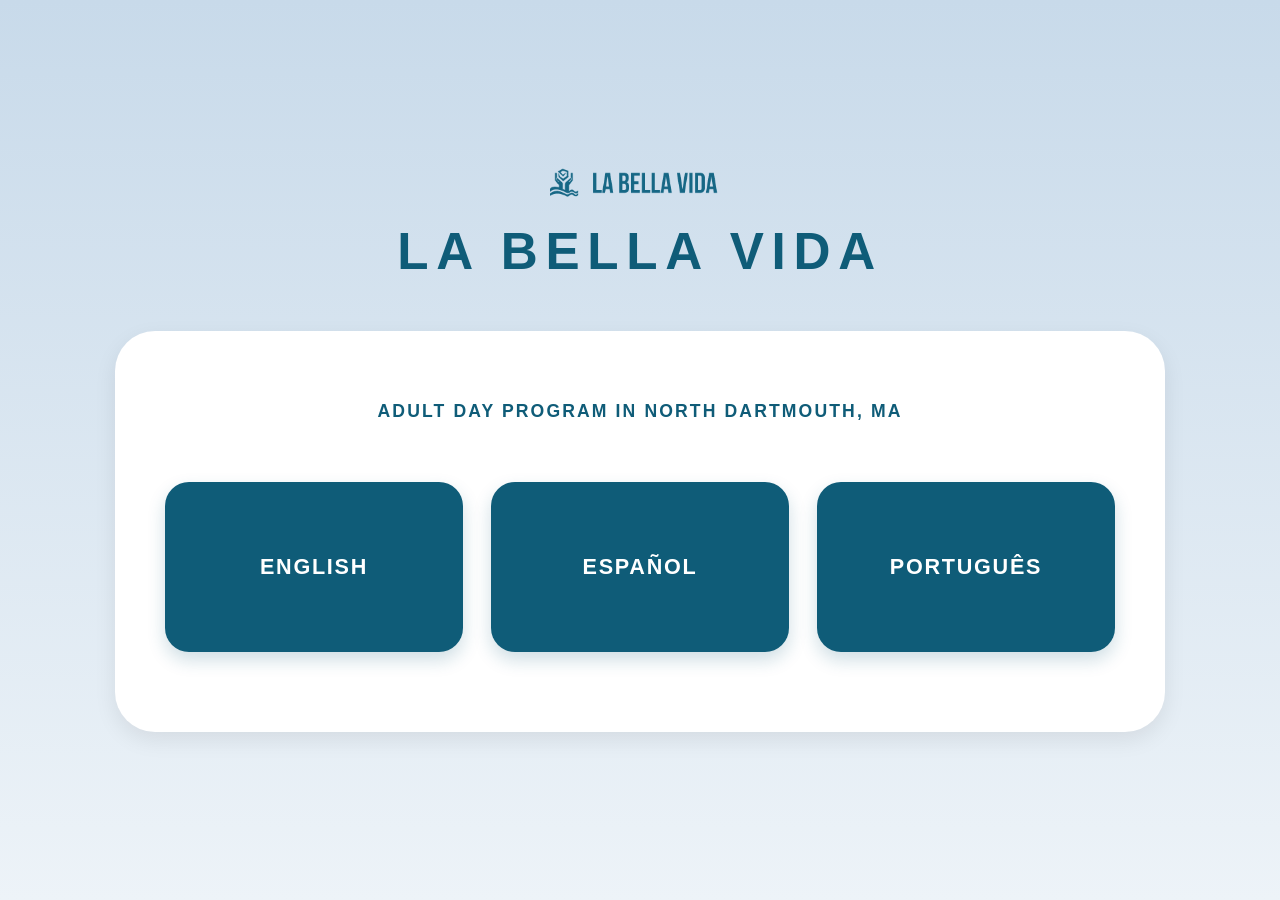
<file: index.html>
<!DOCTYPE html>
<html lang="en">
<head>
  <meta charset="UTF-8" />
  <meta name="viewport" content="width=device-width, initial-scale=1.0" />

  <title>La Bella Vida</title>

  <link rel="icon" type="image/png" href="images/logo-small.png">
  <link rel="apple-touch-icon" href="images/logo-small.png">
  <link rel="icon" type="image/png" sizes="32x32" href="images/favicon.png">
  <link rel="apple-touch-icon" href="images/favicon.png">

  <style>
    :root {
      --bg-blue: #c8daea;
      --bg-light: #edf3f8;
      --primary: #0f5c78;
      --primary-dark: #0c4b62;
      --white: #ffffff;
      --text-dark: #1f2d3a;
      --shadow-md: 0 8px 22px rgba(0, 0, 0, 0.08);
      --shadow-lg: 0 18px 50px rgba(0, 0, 0, 0.18);
    }

    * {
      box-sizing: border-box;
    }

    body {
      margin: 0;
      min-height: 100vh;
      background: linear-gradient(180deg, var(--bg-blue), var(--bg-light));
      font-family: "Segoe UI", sans-serif;
      display: flex;
      align-items: center;
      justify-content: center;
      color: var(--text-dark);
    }

    .page {
      width: 100%;
      max-width: 1200px;
      padding: 40px 20px;
      text-align: center;
    }

    .index-logo {
      display: block;
      width: 180px;
      max-width: 80%;
      height: auto;
      margin: 0 auto 24px;
      object-fit: contain;
    }

    .site-title {
      margin: 0 0 50px;
      color: var(--primary);
      font-size: 3.2rem;
      font-weight: 700;
      letter-spacing: 0.15em;
    }

    .card {
      max-width: 1050px;
      margin: 0 auto;
      padding: 70px 50px 80px;
      background: var(--white);
      border-radius: 40px;
      box-shadow: var(--shadow-md);
    }

    .subtitle {
      margin: 0 0 60px;
      color: var(--primary);
      font-size: 1.1rem;
      font-weight: 700;
      letter-spacing: 0.12em;
      text-transform: uppercase;
    }

    .lang-buttons {
      display: grid;
      grid-template-columns: repeat(3, minmax(0, 1fr));
      gap: 28px;
    }

    .lang-btn {
      min-height: 170px;
      display: flex;
      align-items: center;
      justify-content: center;
      padding: 28px 24px;
      color: var(--white);
      background: var(--primary);
      border-radius: 24px;
      font-size: 1.35rem;
      font-weight: 700;
      letter-spacing: 0.08em;
      text-align: center;
      text-decoration: none;
      box-shadow: 0 8px 18px rgba(15, 92, 120, 0.2);
      transition: background 0.25s ease, transform 0.25s ease, box-shadow 0.25s ease;
    }

    .lang-btn:hover {
      background: var(--primary-dark);
      transform: translateY(-5px);
      box-shadow: var(--shadow-lg);
    }

    @media (max-width: 900px) {
      .page {
        padding: 34px 18px;
      }

      .index-logo {
        width: 150px;
        margin-bottom: 20px;
      }

      .site-title {
        margin-bottom: 36px;
        font-size: 2.45rem;
        letter-spacing: 0.12em;
      }

      .card {
        padding: 50px 28px 60px;
        border-radius: 30px;
      }

      .subtitle {
        margin-bottom: 40px;
        font-size: 1rem;
        line-height: 1.6;
      }

      .lang-buttons {
        grid-template-columns: 1fr;
        max-width: 420px;
        margin: 0 auto;
        gap: 22px;
      }

      .lang-btn {
        min-height: 120px;
        font-size: 1.25rem;
      }
    }

    @media (max-width: 520px) {
      .index-logo {
        width: 125px;
        margin-bottom: 18px;
      }

      .site-title {
        font-size: 2rem;
      }

      .card {
        padding: 42px 20px 48px;
        border-radius: 26px;
      }

      .subtitle {
        font-size: 0.9rem;
      }

      .lang-btn {
        min-height: 105px;
        padding: 22px 18px;
        font-size: 1.1rem;
      }
    }
  </style>
</head>

<body>

  <div class="page">
    <img src="images/logo-web.png" alt="La Bella Vida Logo" class="index-logo">

    <div class="site-title">LA BELLA VIDA</div>

    <div class="card">
      <div class="subtitle">
        Adult Day Program in North Dartmouth, MA
      </div>

      <div class="lang-buttons">
        <a href="english.html" class="lang-btn">ENGLISH</a>
        <a href="espanol.html" class="lang-btn">ESPAÑOL</a>
        <a href="portuguese.html" class="lang-btn">PORTUGUÊS</a>
      </div>
    </div>
  </div>

</body>
</html>
</file>
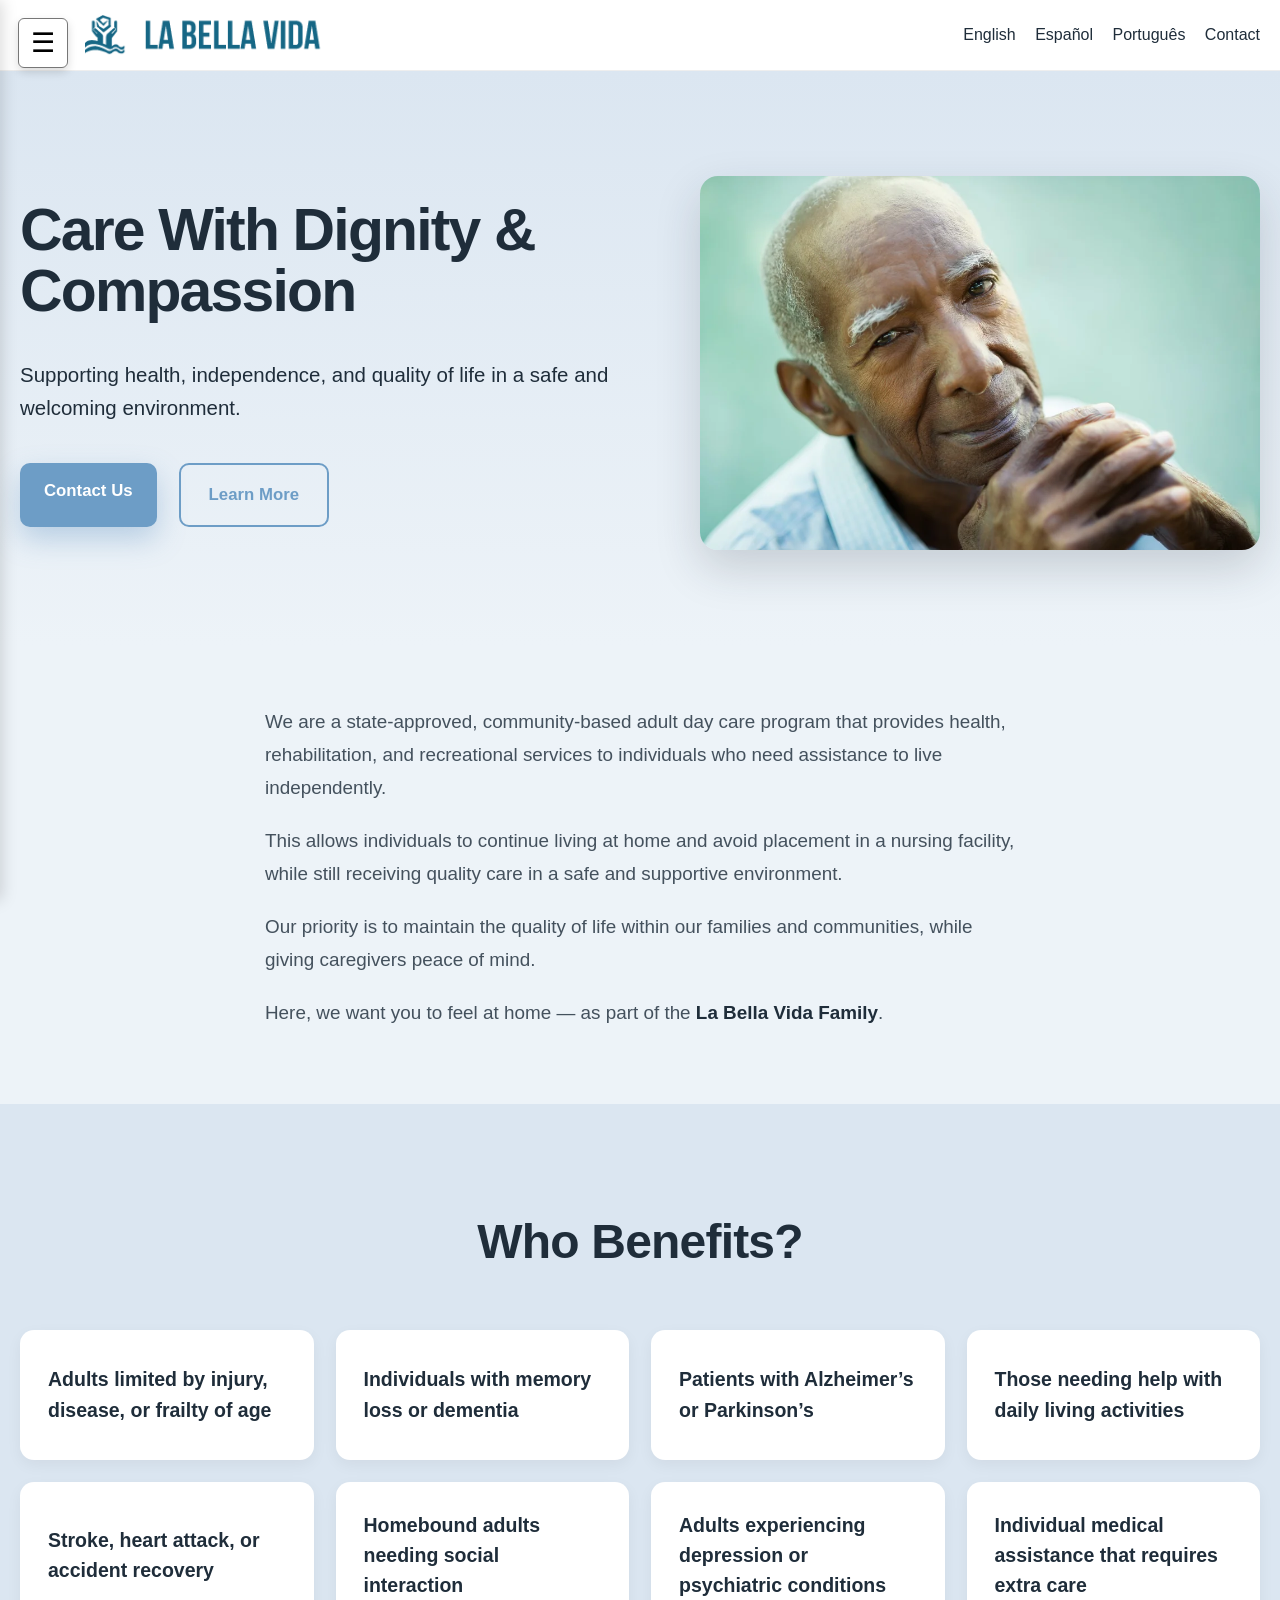
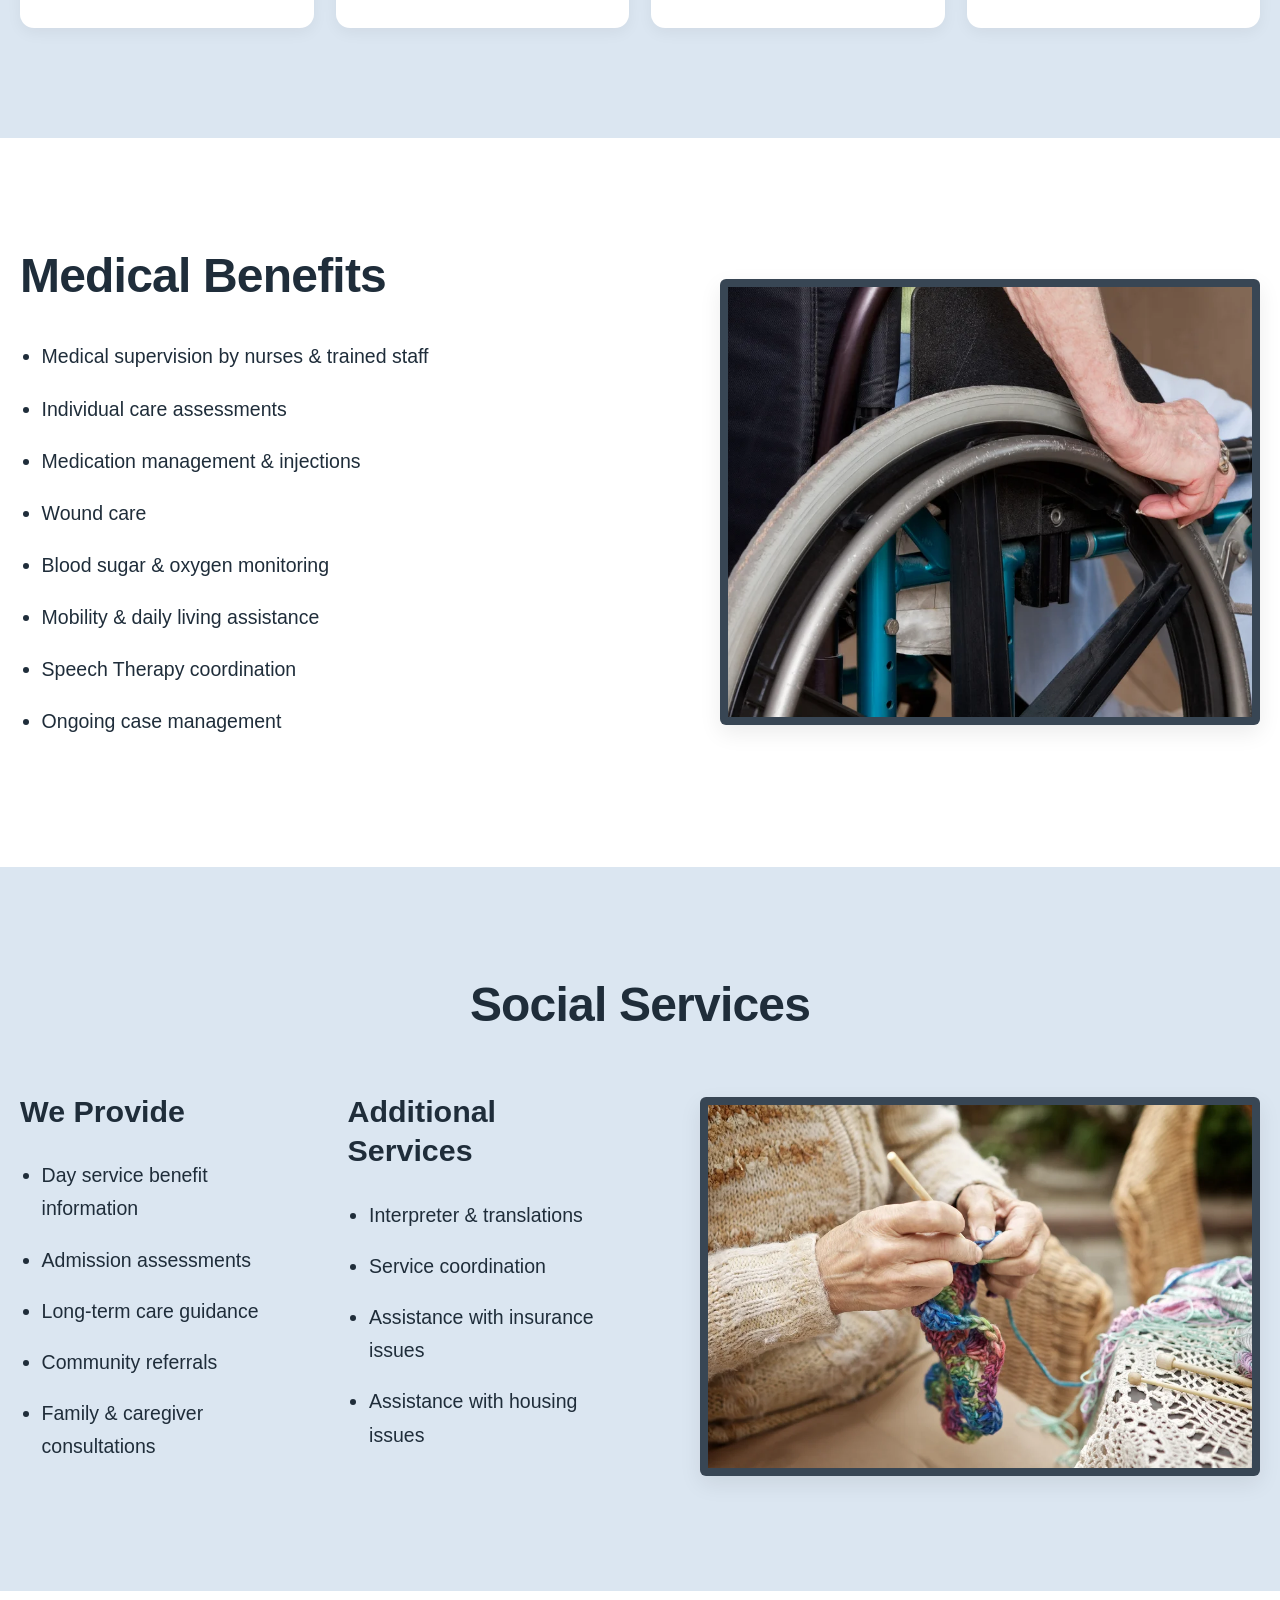
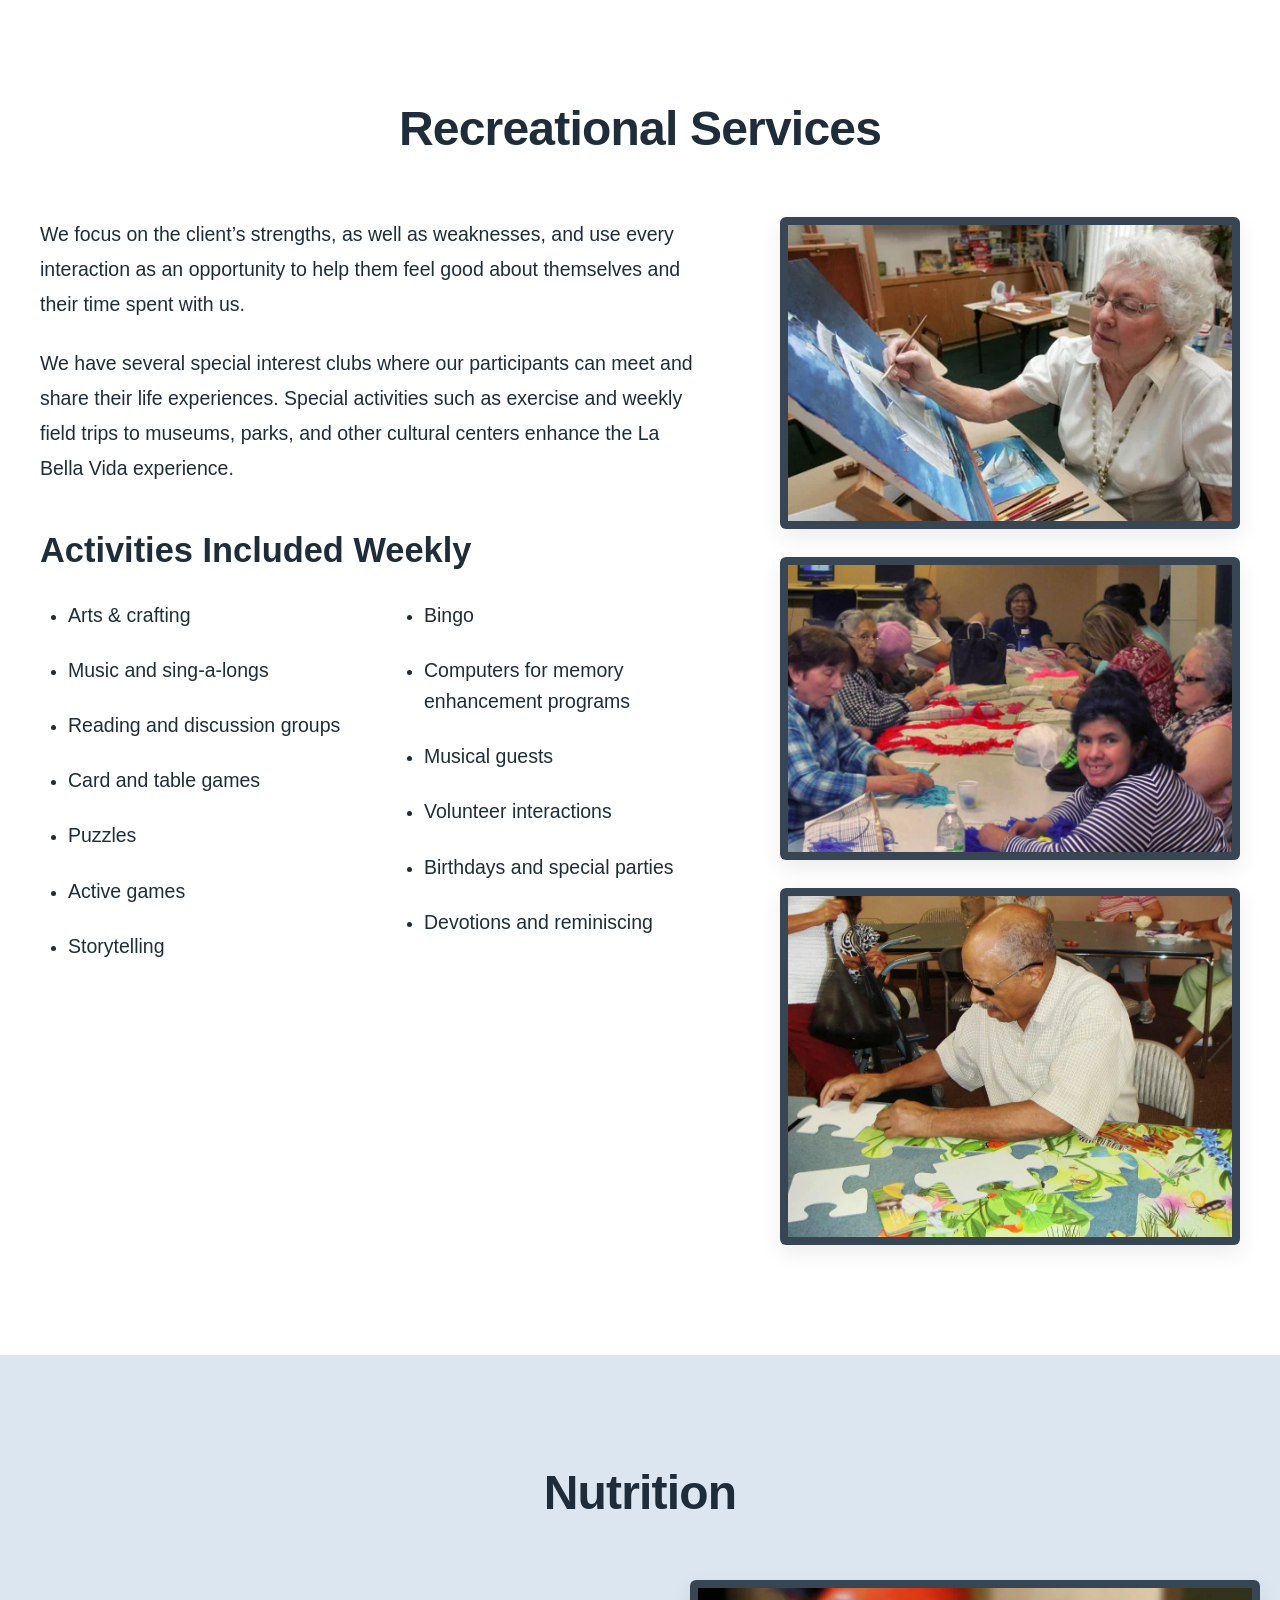
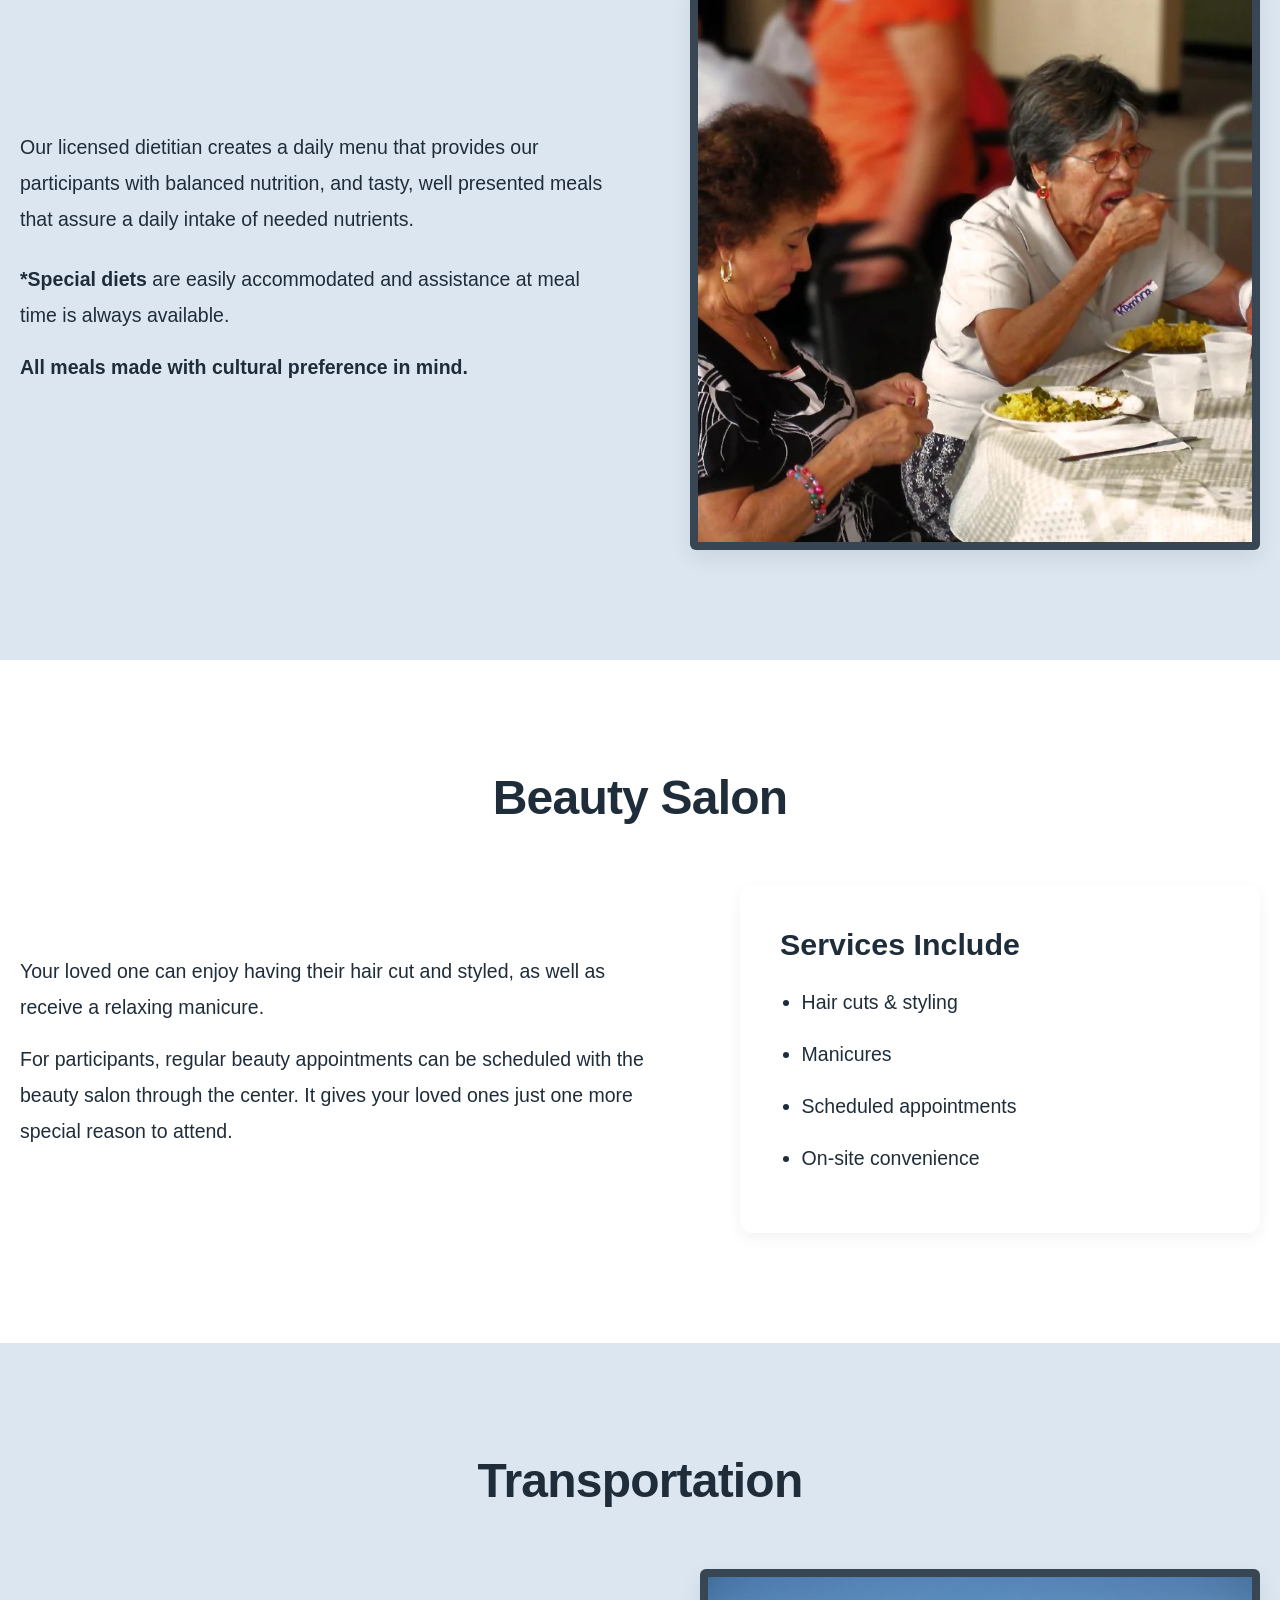
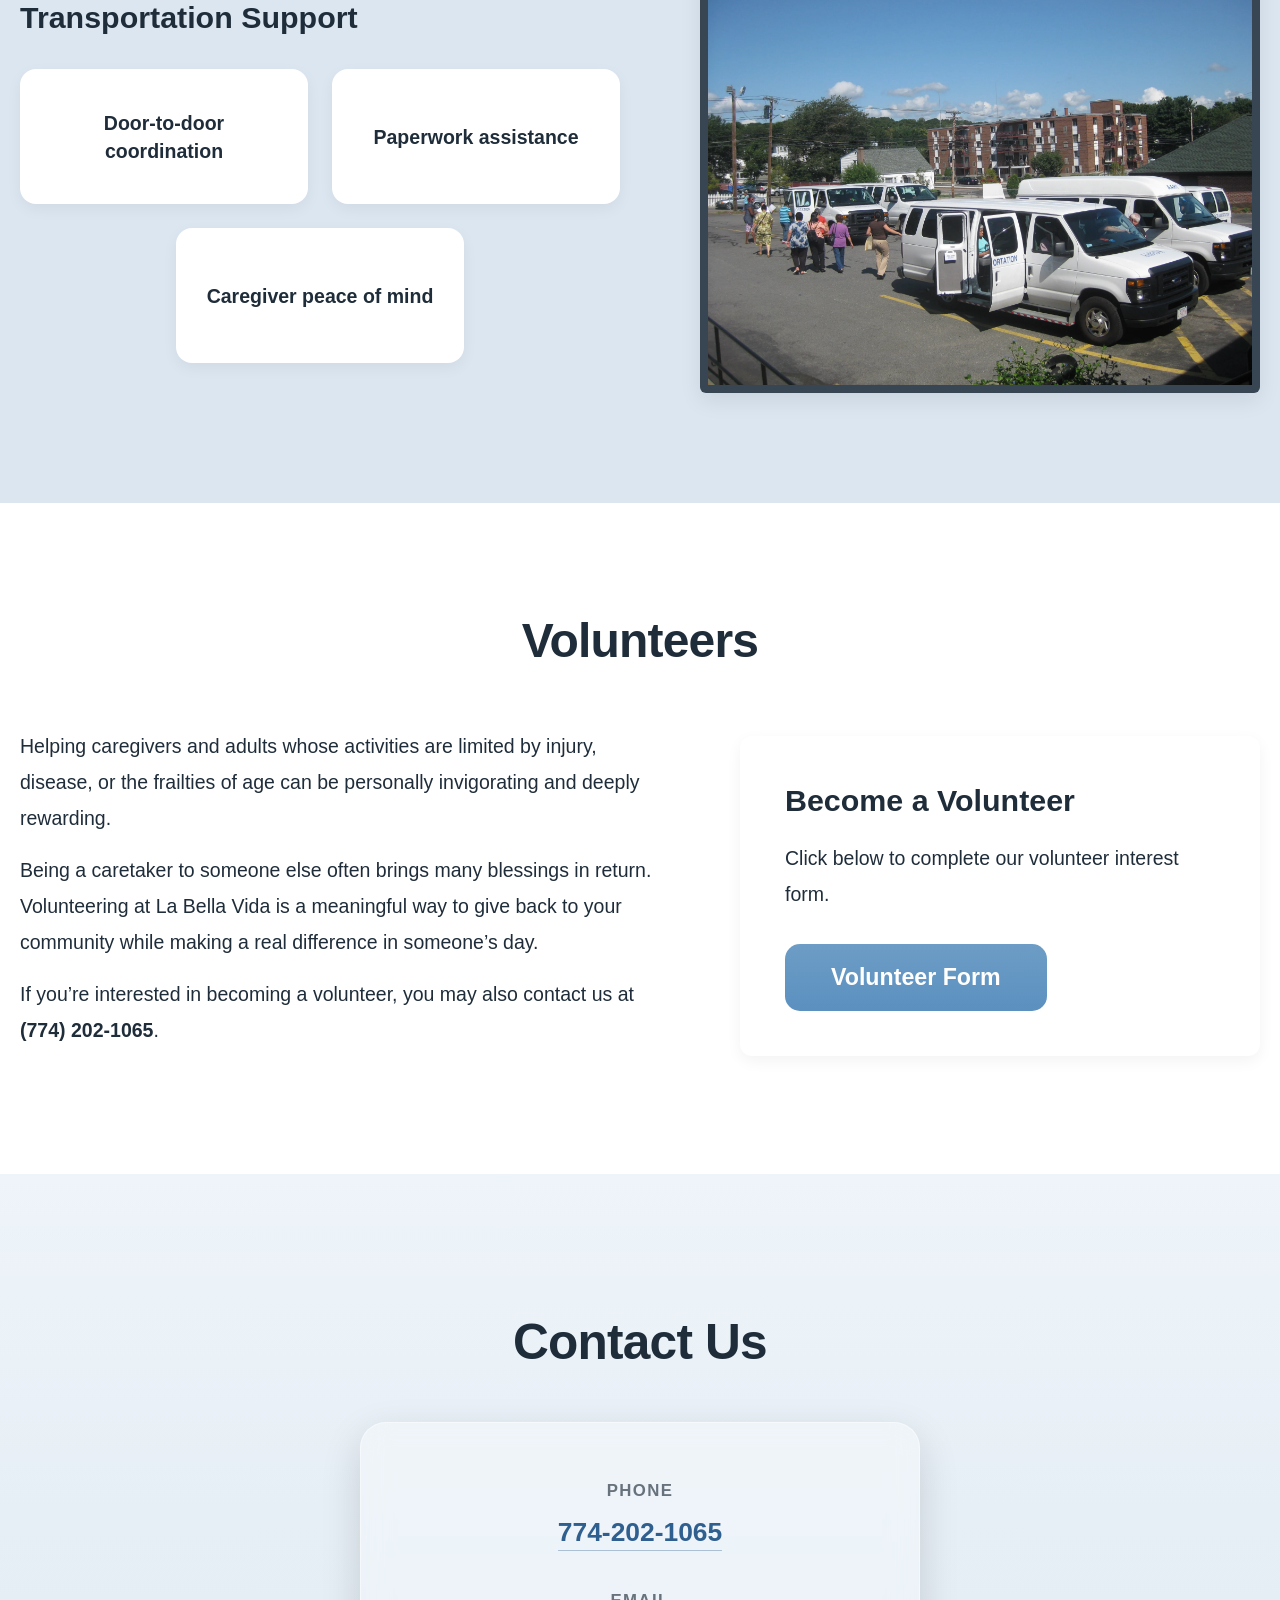
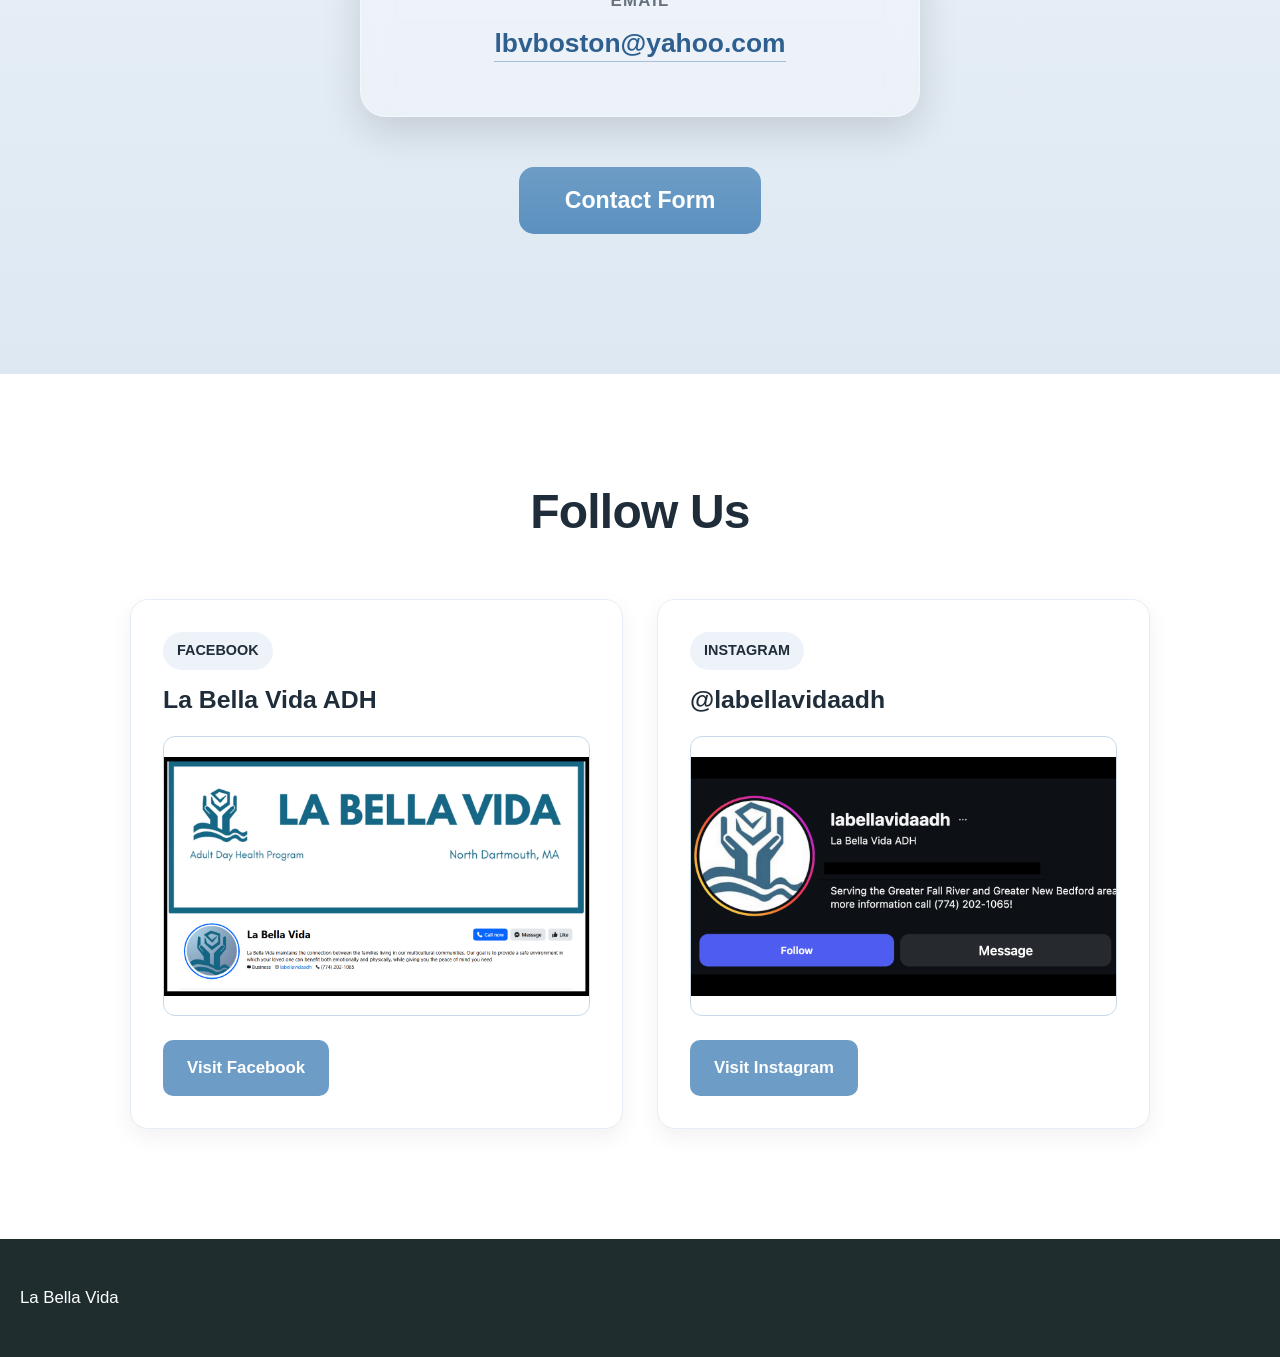
<file: english.html>
<!DOCTYPE html>
<html lang="en">
<head>
  <meta charset="UTF-8" />
  <meta name="viewport" content="width=device-width, initial-scale=1.0" />
  <title>La Bella Vida</title>
  <link rel="icon" type="image/png" href="images/logo-small.png">
  <link rel="apple-touch-icon" href="images/logo-small.png">

  <!-- Favicon -->
  <link rel="icon" type="image/png" sizes="32x32" href="images/favicon.png">
  <link rel="apple-touch-icon" href="images/favicon.png">  


  <link rel="stylesheet" href="styles.css">
  <link rel="stylesheet" href="mobile.css">
  <script src="script.js"></script>
</head>
<body>

  <!-- Back to Top Button -->
  <button id="backToTop" aria-label="Back to top">↑</button>

  <!-- SIDEBAR -->
  <aside id="sidebar" class="sidebar">
    <button type="button" class="close-btn" onclick="toggleSidebar()">✕</button>
    <nav class="sidebar-nav">
      <a href="#benefits">Who Benefits</a>
      <a href="#medical">Medical Benefits</a>
      <a href="#social">Social Services</a>
      <a href="#recreation">Recreational</a>
      <a href="#nutrition">Nutrition</a>
      <a href="#beauty">Beauty Salon</a>
      <a href="#transportation">Transportation</a>
      <a href="#volunteers"><strong>Volunteers</strong></a>
      <a href="#program-contacts"><strong>Contact</strong></a>
      <a href="#social-media"><strong>Social Media</strong></a>
    </nav>
  </aside>

  <div id="overlay" class="overlay" onclick="toggleSidebar()"></div>

  <!-- HEADER -->
  <header class="header">
    <div class="container header-inner">
      <button type="button" class="menu-btn" onclick="toggleSidebar()" aria-label="Open menu">☰</button>

      <div class="logo">
        <a href="index.html" aria-label="La Bella Vida Home">
          <img src="images/logo-web.png" alt="La Bella Vida" />
        </a>
      </div>

      <div class="top-links">
        <a href="english.html">English</a>
        <a href="espanol.html">Español</a>
        <a href="portuguese.html">Português</a>
        <a href="#program-contacts">Contact</a>
      </div>
      </div>
    </div>
  </header>

  <!-- HERO -->
  <section class="hero">
    <div class="container hero-grid">
      <div class="hero-text">
        <h1>Care With Dignity &amp; Compassion</h1>

        <p class="hero-lead">
          Supporting health, independence, and quality of life in a safe and welcoming environment.
        </p>

        <div class="hero-actions">
          <a href="#program-contacts" class="btn primary hero-cta">Contact Us</a>
          <a href="#benefits" class="btn secondary hero-cta-outline">Learn More</a>
        </div>
      </div>

      <div class="hero-image-wrap">
        <div class="hero-image-card small-hero">
          <img src="images/man02.png" alt="La Bella Vida program" />
        </div>
      </div>
    </div>
  </section>

  <!-- HERO DETAILS -->
  <section class="hero-details">
    <div class="container">
      <div class="hero-description">
        <p>
          We are a state-approved, community-based adult day care program that provides
          health, rehabilitation, and recreational services to individuals who need
          assistance to live independently.
        </p>

        <p>
          This allows individuals to continue living at home and avoid placement in a
          nursing facility, while still receiving quality care in a safe and supportive environment.
        </p>

        <p>
          Our priority is to maintain the quality of life within our families and communities,
          while giving caregivers peace of mind.
        </p>

        <p>
          Here, we want you to feel at home — as part of the
          <strong>La Bella Vida Family</strong>.
        </p>
      </div>
    </div>
  </section>

  <!-- WHO BENEFITS -->
  <section id="benefits" class="section cards-section">
    <div class="container">
      <h2 class="section-title">Who Benefits?</h2>

      <div class="card-grid">
        <div class="card">Adults limited by injury, disease, or frailty of age</div>
        <div class="card">Individuals with memory loss or dementia</div>
        <div class="card">Patients with Alzheimer’s or Parkinson’s</div>
        <div class="card">Those needing help with daily living activities</div>
        <div class="card">Stroke, heart attack, or accident recovery</div>
        <div class="card">Homebound adults needing social interaction</div>
        <div class="card">Adults experiencing depression or psychiatric conditions</div>
        <div class="card">Individual medical assistance that requires extra care</div>
      </div>
    </div>
  </section>

  <!-- MEDICAL BENEFITS -->
  <section id="medical" class="section split-section">
    <div class="container split">
      <div class="split-text">
        <h2>Medical Benefits</h2>
        <ul class="checklist">
          <li>Medical supervision by nurses &amp; trained staff</li>
          <li>Individual care assessments</li>
          <li>Medication management &amp; injections</li>
          <li>Wound care</li>
          <li>Blood sugar &amp; oxygen monitoring</li>
          <li>Mobility &amp; daily living assistance</li>
          <li>Speech Therapy coordination</li>
          <li>Ongoing case management</li>
        </ul>
      </div>

      <div class="section-photo-card">
        <img src="images/wheelchair.png" alt="Medical support" />
      </div>
    </div>
  </section>

<!-- SOCIAL -->
<section id="social" class="section shaded image-section">
  <div class="container">
    <h2 class="section-title">Social Services</h2>

    <div class="section-with-photo">
      <div class="section-text">
        <div class="two-col-text">
          <div>
            <h3>We Provide</h3>
            <ul>
              <li>Day service benefit information</li>
              <li>Admission assessments</li>
              <li>Long-term care guidance</li>
              <li>Community referrals</li>
              <li>Family &amp; caregiver consultations</li>
            </ul>
          </div>

          <div>
            <h3>Additional Services</h3>
            <ul>
              <li>Interpreter &amp; translations</li>
              <li>Service coordination</li>
              <li>Assistance with insurance issues</li>
              <li>Assistance with housing issues</li>
            </ul>
          </div>
        </div>
      </div>

      <div class="section-photo-card">
        <img src="images/sewing.png" alt="Social services support" />
      </div>
    </div>
  </div>
</section>

<!-- RECREATION -->
<section id="recreation" class="recreation-alt image-section">
  <div class="container">
    <h2 class="section-title">Recreational Services</h2>

    <div class="section-with-photo recreation-layout">
      <div class="section-text recreation-text">
        <p class="recreation-intro">
          We focus on the client’s strengths, as well as weaknesses, and use every
          interaction as an opportunity to help them feel good about themselves and
          their time spent with us.
        </p>

        <p>
          We have several special interest clubs where our participants can meet and
          share their life experiences. Special activities such as exercise and weekly
          field trips to museums, parks, and other cultural centers enhance the La Bella
          Vida experience.
        </p>

        <div class="recreation-content">
          <h3>Activities Included Weekly</h3>

          <ul class="recreation-list two-column-list">
            <li>Arts &amp; crafting</li>
            <li>Music and sing-a-longs</li>
            <li>Reading and discussion groups</li>
            <li>Card and table games</li>
            <li>Puzzles</li>
            <li>Active games</li>
            <li>Storytelling</li>
            <li>Bingo</li>
            <li>Computers for memory enhancement programs</li>
            <li>Musical guests</li>
            <li>Volunteer interactions</li>
            <li>Birthdays and special parties</li>
            <li>Devotions and reminiscing</li>
          </ul>
        </div>
      </div>

      <div class="photo-stack">
        <div class="section-photo-card small-photo">
          <img src="images/painting.png" alt="Recreational activity" />
        </div>

        <div class="section-photo-card small-photo">
          <img src="images/table.png" alt="Group activity" />
        </div>

        <div class="section-photo-card small-photo">
          <img src="images/puzzle.png" alt="Participants enjoying activities" />
        </div>
      </div>
    </div>
  </div>
</section>

<!-- NUTRITION -->
<section id="nutrition" class="section shaded nutrition image-section">
  <div class="container">
    <h2 class="section-title">Nutrition</h2>

    <div class="section-with-photo">
      <div class="section-text">
        <p class="recreation-intro">
          Our licensed dietitian creates a daily menu that provides our participants with balanced
          nutrition, and tasty, well presented meals that assure a daily intake of needed nutrients.
        </p>

        <p>
          <strong>*Special diets</strong> are easily accommodated and assistance at meal time is always available.
        </p>

        <p>
          <strong>All meals made with cultural preference in mind.</strong>
        </p>
      </div>

      <div class="section-photo-card">
        <img src="images/nurtrition.png" alt="La Bella Vida nutrition" />
      </div>
    </div>
  </div>
</section>

  <!-- BEAUTY SALON -->
  <section id="beauty" class="section">
    <div class="container">
      <h2 class="section-title">Beauty Salon</h2>

      <div class="split">
        <div>
          <p>
            Your loved one can enjoy having their hair cut and styled, as well as
            receive a relaxing manicure.
          </p>
          <p>
            For participants, regular beauty appointments can be scheduled with
            the beauty salon through the center. It gives your loved ones just one
            more special reason to attend.
          </p>
        </div>

        <div class="info-box">
          <h3>Services Include</h3>
          <ul class="checklist">
            <li>Hair cuts &amp; styling</li>
            <li>Manicures</li>
            <li>Scheduled appointments</li>
            <li>On-site convenience</li>
          </ul>
        </div>
      </div>
    </div>
  </section>

<!-- TRANSPORTATION -->
<section id="transportation" class="section shaded image-section">
  <div class="container">
    <h2 class="section-title">Transportation</h2>

    <div class="section-with-photo">
      <div class="transportation-content">
        <h3>Transportation Support</h3>

        <div class="transport-card-grid">
          <div class="transport-card">Door-to-door coordination</div>
          <div class="transport-card">Paperwork assistance</div>
          <div class="transport-card">Caregiver peace of mind</div>
        </div>
      </div>

      <div class="section-photo-card">
        <img src="images/transportation.png" alt="La Bella Vida Transportation support" />
      </div>
    </div>
  </div>
</section>

  <!-- VOLUNTEERS -->
  <section id="volunteers" class="section">
    <div class="container">
      <h2 class="section-title">Volunteers</h2>

      <div class="split">
        <div>
          <p>
            Helping caregivers and adults whose activities are limited by injury,
            disease, or the frailties of age can be personally invigorating and
            deeply rewarding.
          </p>
          <p>
            Being a caretaker to someone else often brings many blessings in return.
            Volunteering at La Bella Vida is a meaningful way to give back to your
            community while making a real difference in someone’s day.
          </p>
          <p>
            If you’re interested in becoming a volunteer, you may also contact us
            at <strong>(774) 202-1065</strong>.
          </p>
        </div>

        <div class="info-box">
          <h3>Become a Volunteer</h3>
          <p>Click below to complete our volunteer interest form.</p>

          <button type="button" class="contact-open-btn" onclick="openVolunteerModal()">
            Volunteer Form
          </button>
        </div>
      </div>
    </div>
  </section>

  <!-- VOLUNTEER MODAL -->
  <div id="volunteerModal" class="contact-modal" aria-hidden="true">
    <div class="contact-modal-overlay" onclick="closeVolunteerModal()"></div>

    <div class="contact-modal-box">
      <button type="button" class="contact-modal-close" onclick="closeVolunteerModal()">✕</button>

      <h3>Volunteer With Us</h3>

      <form
        id="volunteerForm"
        action="https://formspree.io/f/xaqajnqg"
        method="POST"
        class="contact-form"
      >
        <label>
          Name:
          <input type="text" name="name" required />
        </label>

        <label>
          Email:
          <input type="email" name="email" required />
        </label>

        <label>
          Phone Number:
          <input type="tel" name="phone" required />
        </label>

        <label>
          School (Optional):
          <input type="text" name="school" />
        </label>

        <label>
          Message (Optional):
          <textarea name="message"></textarea>
        </label>

        <input type="hidden" name="_subject" value="Volunteer Form Submission" />

        <button type="submit" class="btn primary">
          Submit
        </button>
      </form>

      <div id="volunteerSuccess" style="display: none; text-align: center; padding: 20px;">
        <h3>Thank You!</h3>
        <p>Your volunteer form has been sent successfully.</p>

        <button type="button" class="btn primary" onclick="closeVolunteerModal()">
          Close
        </button>
      </div>
    </div>
  </div>

<!-- CONTACTS -->
<section id="program-contacts" class="contact-section section">
  <div class="container">
    <h2 class="section-title">Contact Us</h2>

    <div class="contact-simple-card">
      <div class="contact-block">
        <strong>Phone</strong>
        <p><a href="tel:7742021065">774-202-1065</a></p>
      </div>

      <div class="contact-block">
        <strong>Email</strong>
        <p><a href="mailto:lbvboston@yahoo.com">lbvboston@yahoo.com</a></p>
      </div>
    </div>

    <div class="contact-button-wrap">
      <button type="button" class="contact-open-btn" onclick="openContactModal()">
        Contact Form
      </button>
    </div>
  </div>
</section>

  <!-- CONTACT MODAL -->
  <div id="contactModal" class="contact-modal" aria-hidden="true">
    <div class="contact-modal-overlay" onclick="closeContactModal()"></div>

    <div class="contact-modal-box">
      <button type="button" class="contact-modal-close" onclick="closeContactModal()">✕</button>

      <h3>Send Us a Message</h3>

      <form
        id="contactForm"
        action="https://formspree.io/f/xqegjnqq"
        method="POST"
        class="contact-form"
      >
        <label>
          Name:
          <input type="text" name="name" required />
        </label>

        <label>
          Phone Number:
          <input type="tel" name="phone" />
        </label>

        <label>
          Email:
          <input type="email" name="email" required />
        </label>

        <label>
          Reason for Contact:
          <textarea name="message" required></textarea>
        </label>

        <button type="submit" class="btn primary">
          Send Message
        </button>
      </form>

      <div id="contactSuccess" style="display: none; text-align: center; padding: 20px;">
        <h3>Thank You!</h3>
        <p>Your message has been sent successfully.</p>

        <button type="button" class="btn primary" onclick="closeContactModal()">
          Close
        </button>
      </div>
    </div>
  </div>

  <!-- SOCIAL MEDIA -->
  <section id="social-media" class="section">
    <div class="container">
      <h2 class="section-title">Follow Us</h2>

      <div class="social-grid">
        <div class="social-card">
          <span class="social-label">Facebook</span>
          <h3>La Bella Vida ADH</h3>

          <a href="https://www.facebook.com/profile.php?id=61587575188019" target="_blank" rel="noopener noreferrer">
            <img src="images/facebook.png" alt="Facebook" />
          </a>

          <a
            href="https://www.facebook.com/profile.php?id=61587575188019"
            target="_blank"
            rel="noopener noreferrer"
            class="btn primary"
          >
            Visit Facebook
          </a>
        </div>

        <div class="social-card">
          <span class="social-label">Instagram</span>
          <h3>@labellavidaadh</h3>

          <a href="https://www.instagram.com/labellavidaadh?utm_source=ig_web_button_share_sheet&amp;igsh=ZDNlZDc0MzIxNw==" target="_blank" rel="noopener noreferrer">
            <img src="images/instagram.png" alt="Instagram" />
          </a>

          <a
            href="https://www.instagram.com/labellavidaadh?utm_source=ig_web_button_share_sheet&amp;igsh=ZDNlZDc0MzIxNw=="
            target="_blank"
            rel="noopener noreferrer"
            class="btn primary"
          >
            Visit Instagram
          </a>
        </div>
      </div>
    </div>
  </section>

  <footer class="footer">
    <div class="container">
      <p>La Bella Vida</p>
    </div>
  </footer>

  <script src="script.js"></script>
</body>
</html>
</file>
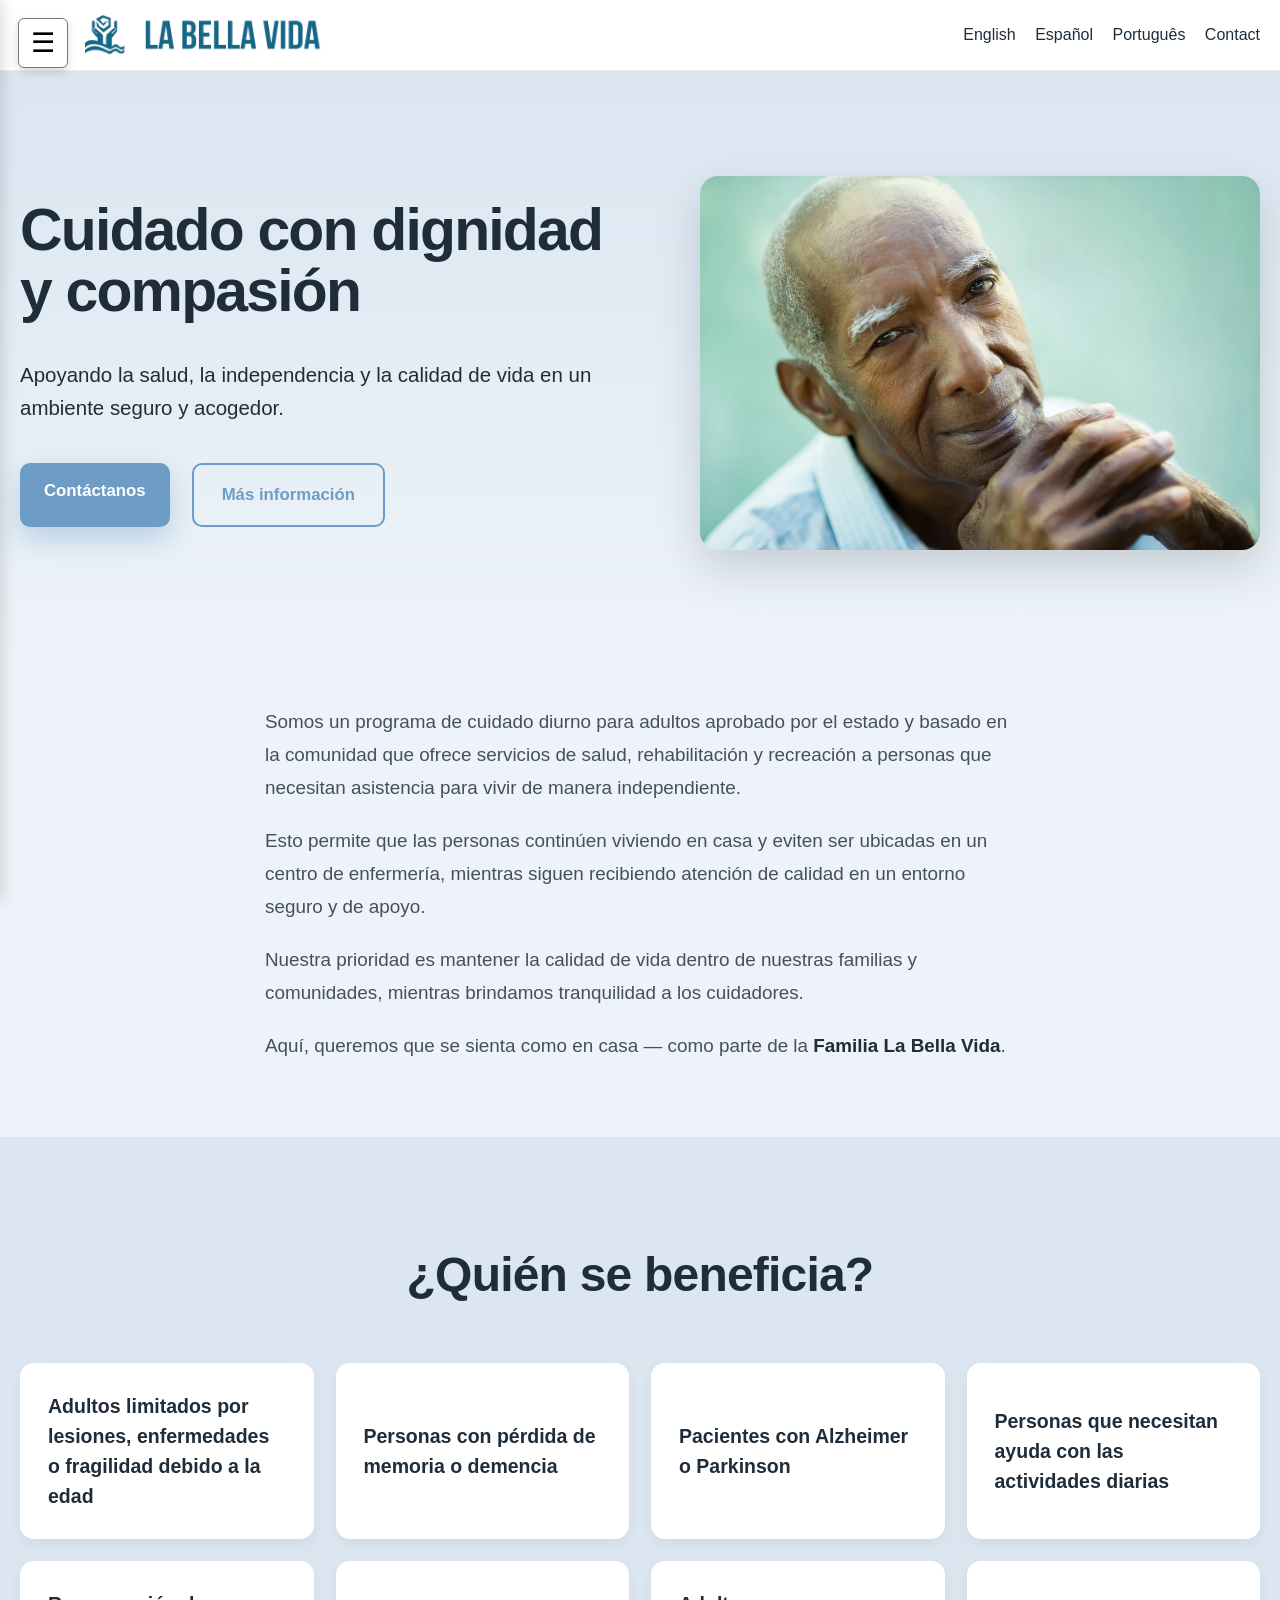
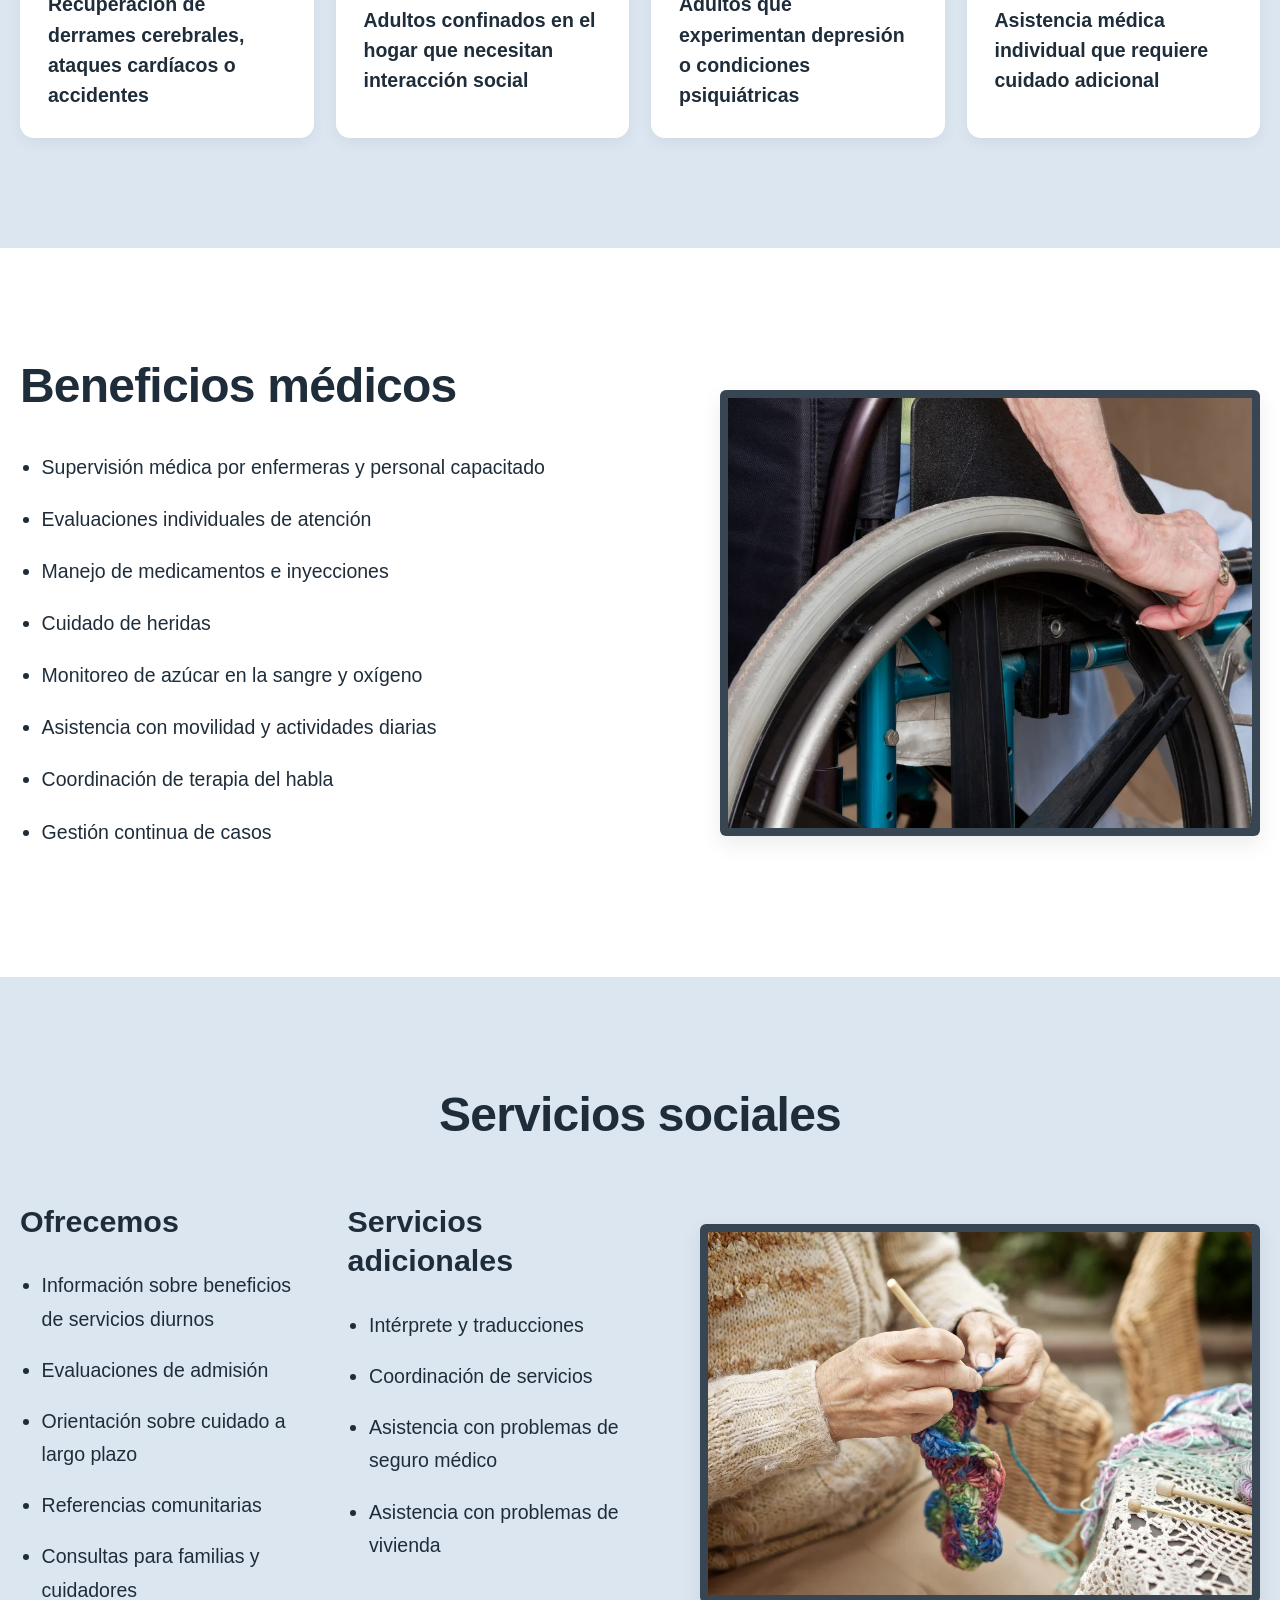
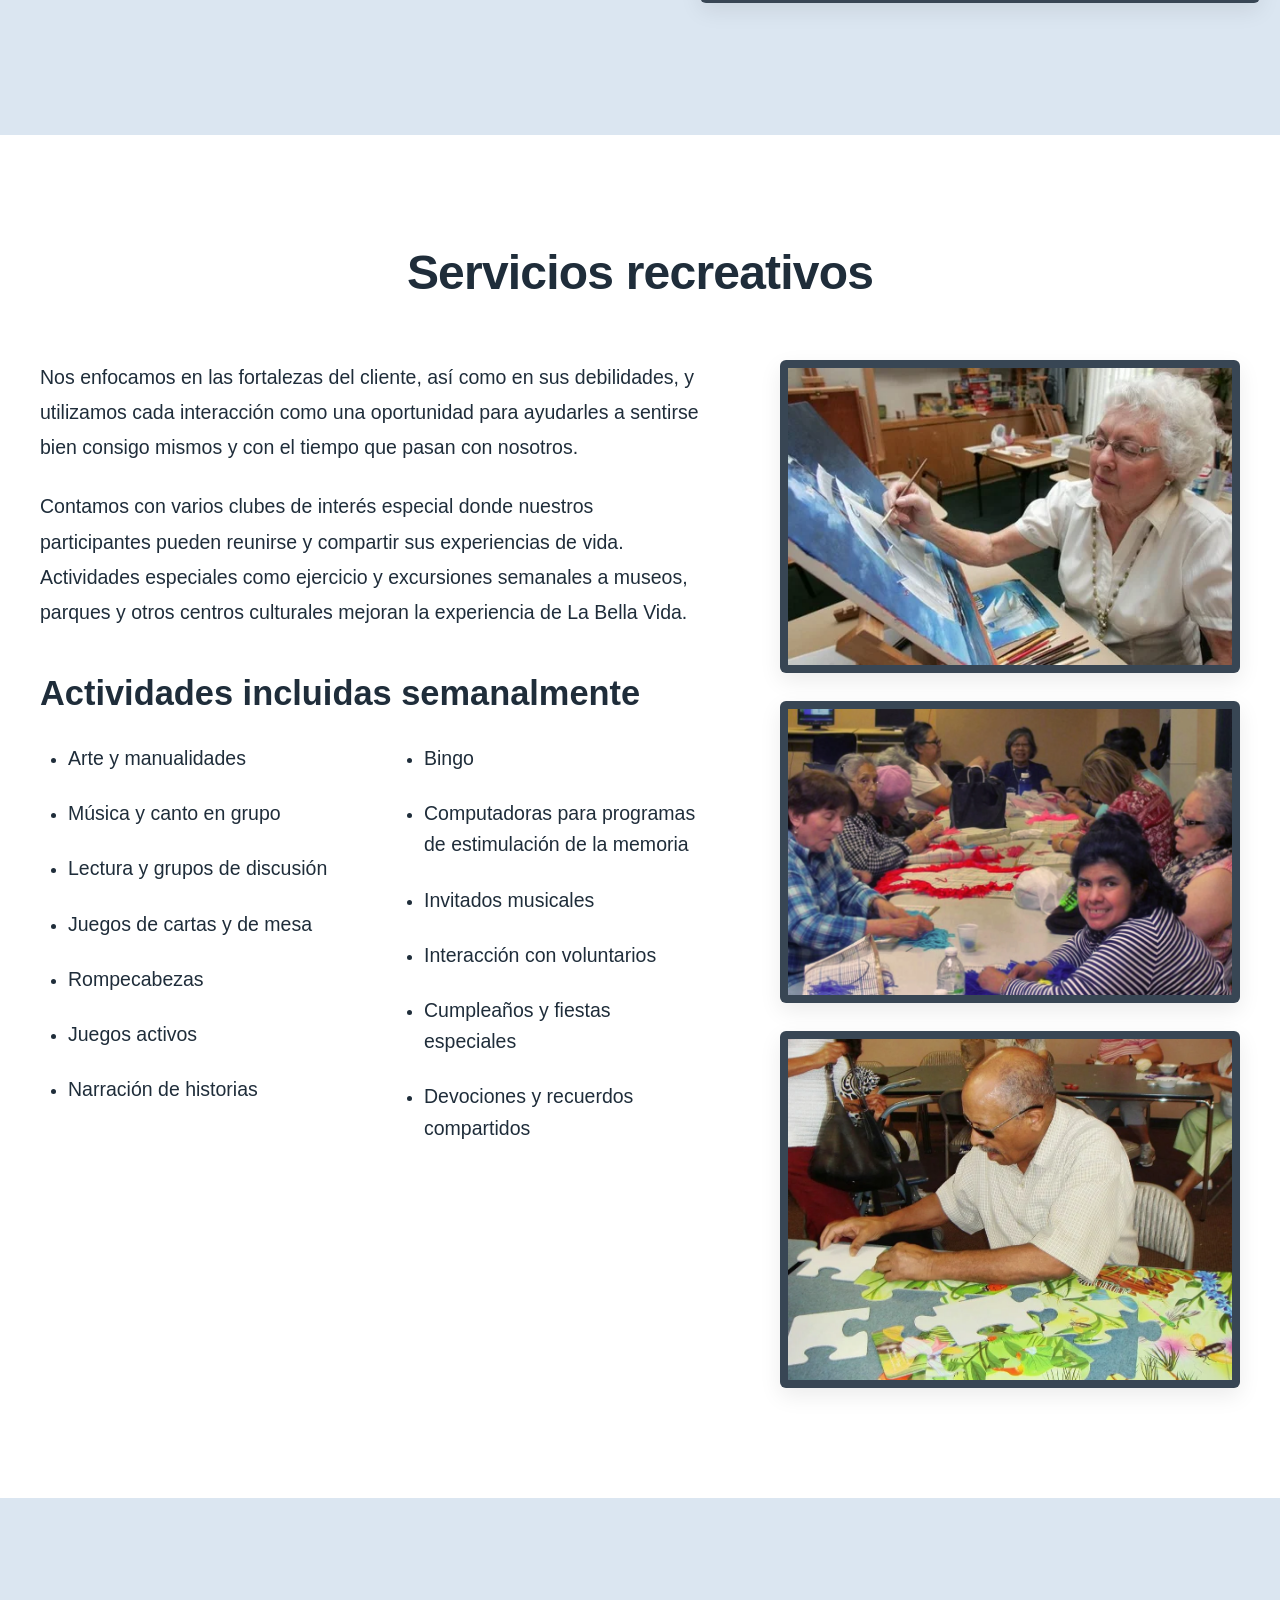
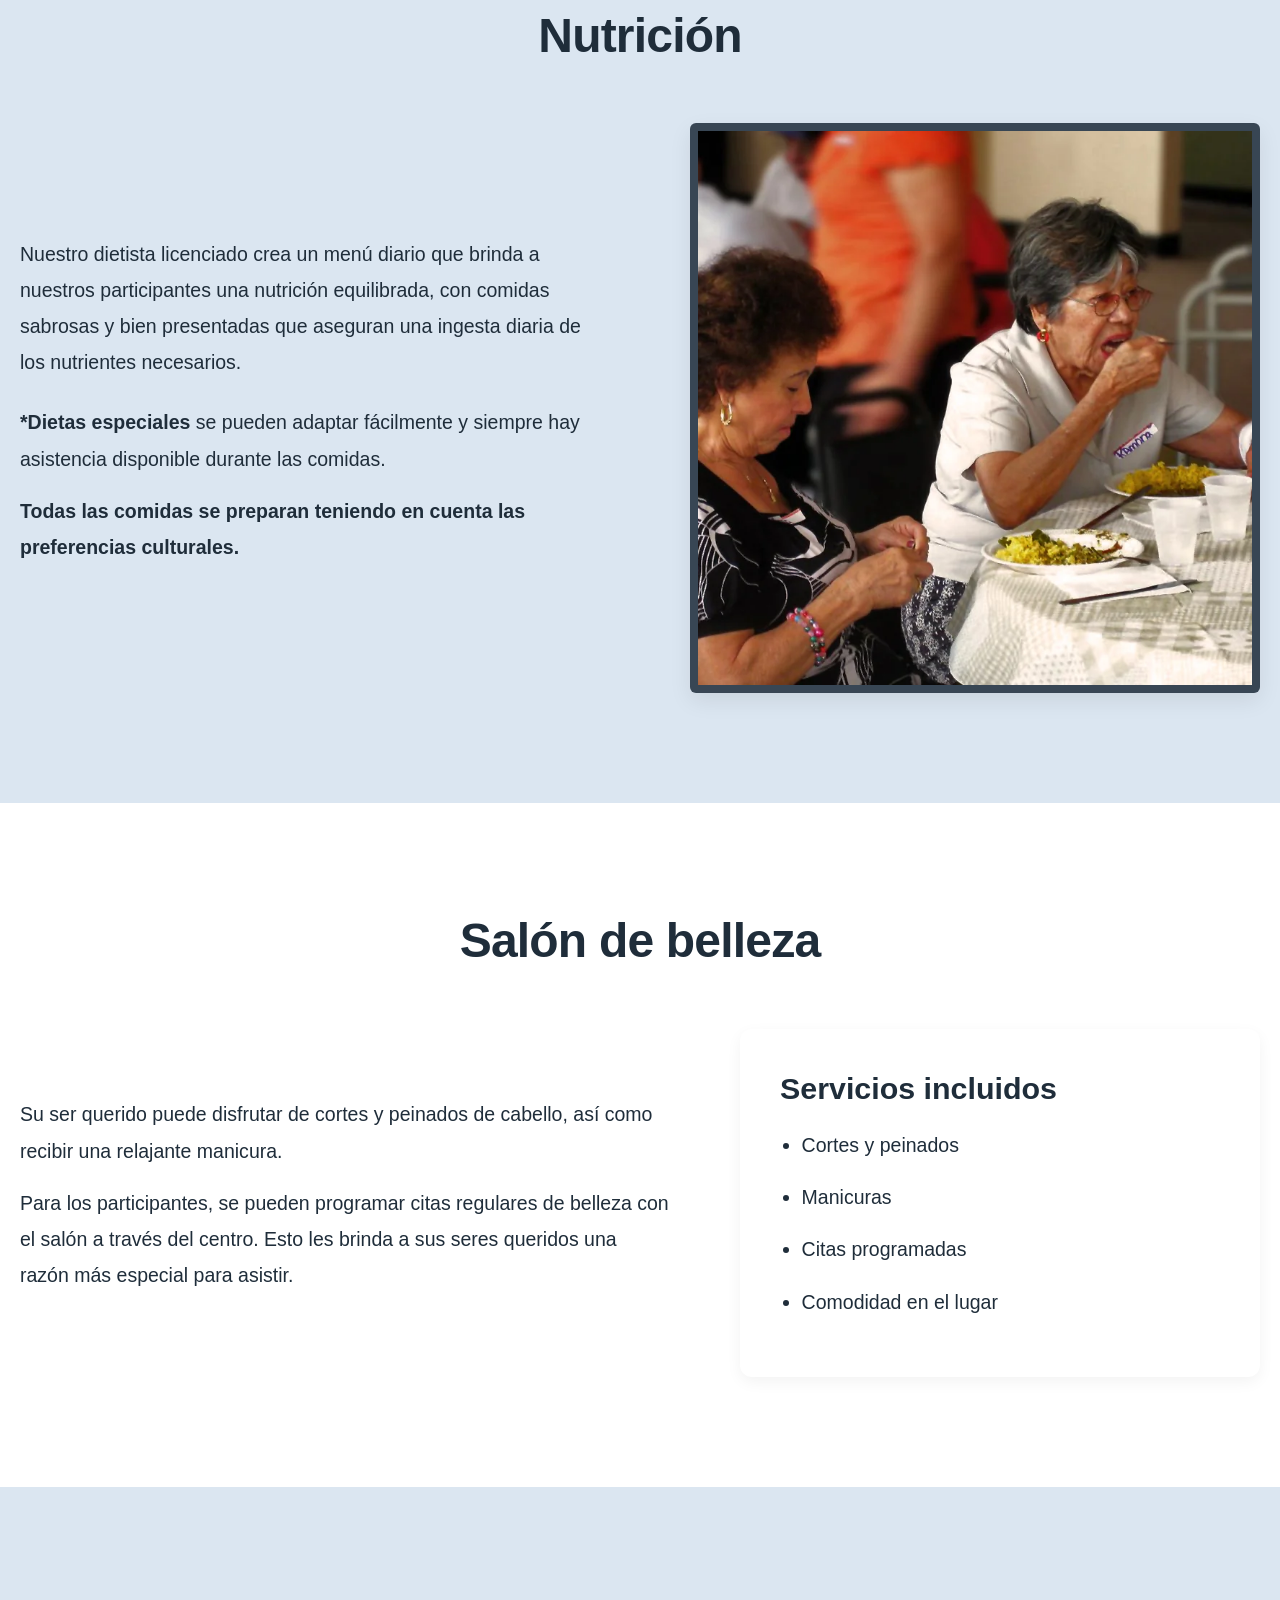
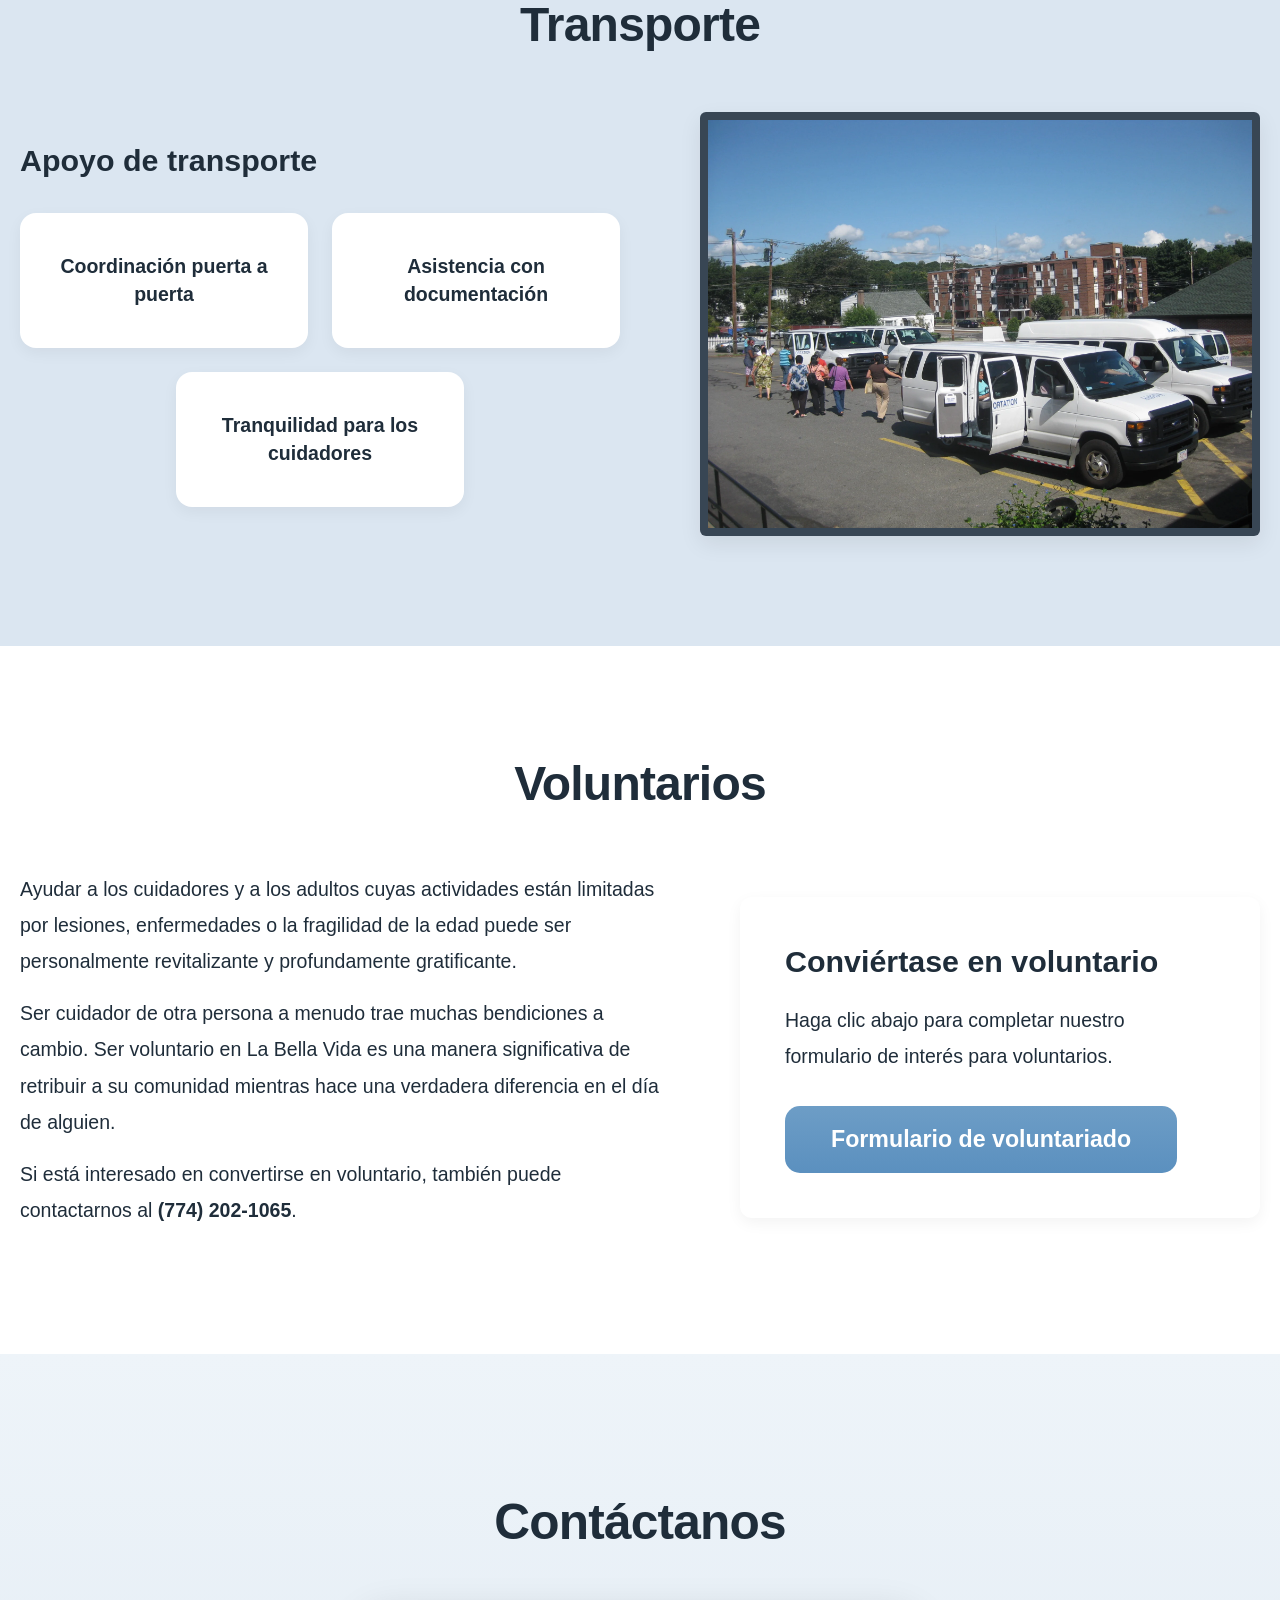
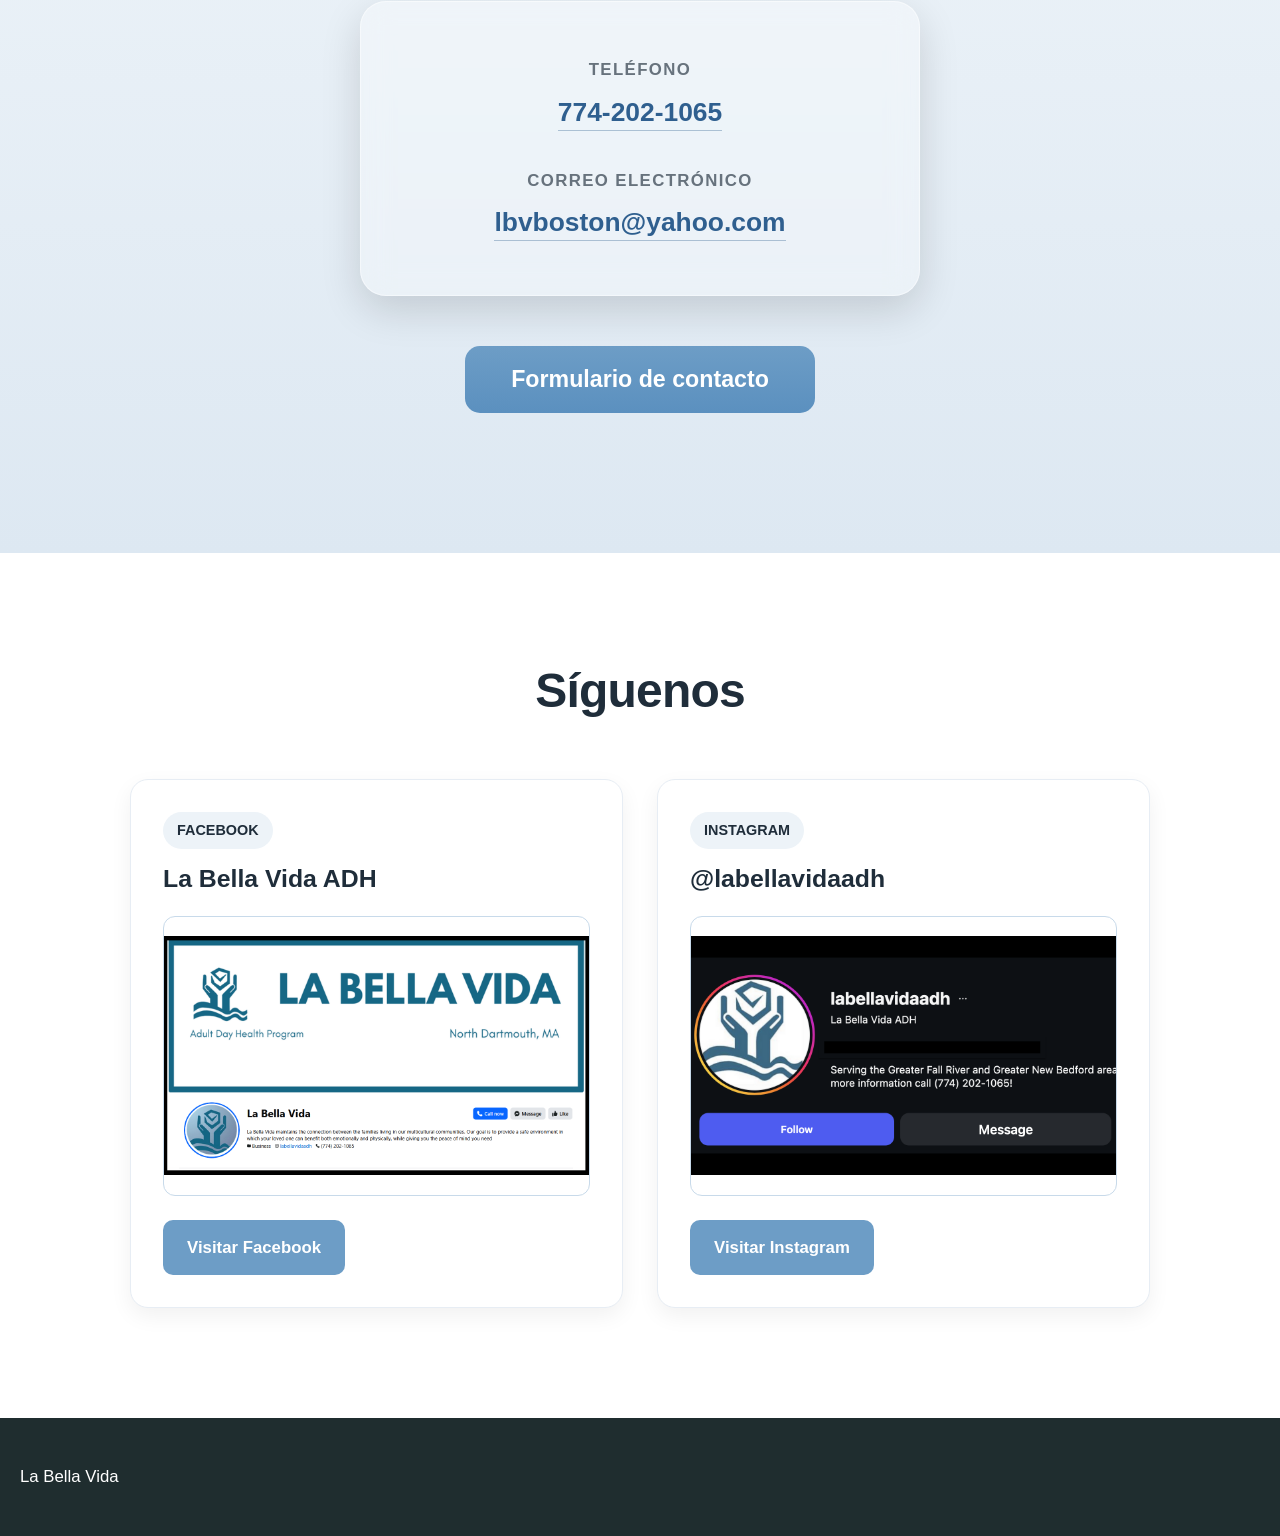
<file: espanol.html>
<!DOCTYPE html>
<html lang="es">
<head>
  <meta charset="UTF-8" />
  <meta name="viewport" content="width=device-width, initial-scale=1.0" />
  <title>La Bella Vida</title>
  <link rel="icon" type="image/png" href="images/logo-small.png">
  <link rel="apple-touch-icon" href="images/logo-small.png">

  <!-- Favicon -->
  <link rel="icon" type="image/png" sizes="32x32" href="images/favicon.png">
  <link rel="apple-touch-icon" href="images/favicon.png">

  <link rel="stylesheet" href="styles.css">
  <link rel="stylesheet" href="mobile.css">
  <script src="script.js"></script>
</head>
<body>

  <!-- Back to Top Button -->
  <button id="backToTop" aria-label="Volver arriba">↑</button>

  <!-- SIDEBAR -->
  <aside id="sidebar" class="sidebar">
    <button type="button" class="close-btn" onclick="toggleSidebar()">✕</button>
    <nav class="sidebar-nav">
      <a href="#benefits">Quién se beneficia</a>
      <a href="#medical">Beneficios médicos</a>
      <a href="#social">Servicios sociales</a>
      <a href="#recreation">Servicios recreativos</a>
      <a href="#nutrition">Nutrición</a>
      <a href="#beauty">Salón de belleza</a>
      <a href="#transportation">Transporte</a>
      <a href="#volunteers"><strong>Voluntarios</strong></a>
      <a href="#program-contacts"><strong>Contacto</strong></a>
      <a href="#social-media"><strong>Redes sociales</strong></a>
    </nav>
  </aside>

  <div id="overlay" class="overlay" onclick="toggleSidebar()"></div>

  <!-- HEADER -->
  <header class="header">
    <div class="container header-inner">
      <button type="button" class="menu-btn" onclick="toggleSidebar()" aria-label="Abrir menú">☰</button>

      <div class="logo">
        <a href="index.html" aria-label="Página principal de La Bella Vida">
          <img src="images/logo-web.png" alt="La Bella Vida" />
        </a>
      </div>

      <div class="top-links">
        <a href="english.html">English</a>
        <a href="espanol.html">Español</a>
        <a href="portuguese.html">Português</a>
        <a href="#program-contacts">Contact</a>
      </div>
    </div>
  </header>

  <!-- HERO -->
  <section class="hero">
    <div class="container hero-grid">
      <div class="hero-text">
        <h1>Cuidado con dignidad y compasión</h1>

        <p class="hero-lead">
          Apoyando la salud, la independencia y la calidad de vida en un ambiente seguro y acogedor.
        </p>

        <div class="hero-actions">
          <a href="#program-contacts" class="btn primary hero-cta">Contáctanos</a>
          <a href="#benefits" class="btn secondary hero-cta-outline">Más información</a>
        </div>
      </div>

      <div class="hero-image-wrap">
        <div class="hero-image-card small-hero">
          <img src="images/man02.png" alt="Programa La Bella Vida" />
        </div>
      </div>
    </div>
  </section>

  <!-- HERO DETAILS -->
  <section class="hero-details">
    <div class="container">
      <div class="hero-description">
        <p>
          Somos un programa de cuidado diurno para adultos aprobado por el estado y basado en la comunidad que ofrece
          servicios de salud, rehabilitación y recreación a personas que necesitan
          asistencia para vivir de manera independiente.
        </p>

        <p>
          Esto permite que las personas continúen viviendo en casa y eviten ser ubicadas en un
          centro de enfermería, mientras siguen recibiendo atención de calidad en un entorno seguro y de apoyo.
        </p>

        <p>
          Nuestra prioridad es mantener la calidad de vida dentro de nuestras familias y comunidades,
          mientras brindamos tranquilidad a los cuidadores.
        </p>

        <p>
          Aquí, queremos que se sienta como en casa — como parte de la
          <strong>Familia La Bella Vida</strong>.
        </p>
      </div>
    </div>
  </section>

  <!-- WHO BENEFITS -->
  <section id="benefits" class="section cards-section">
    <div class="container">
      <h2 class="section-title">¿Quién se beneficia?</h2>

      <div class="card-grid">
        <div class="card">Adultos limitados por lesiones, enfermedades o fragilidad debido a la edad</div>
        <div class="card">Personas con pérdida de memoria o demencia</div>
        <div class="card">Pacientes con Alzheimer o Parkinson</div>
        <div class="card">Personas que necesitan ayuda con las actividades diarias</div>
        <div class="card">Recuperación de derrames cerebrales, ataques cardíacos o accidentes</div>
        <div class="card">Adultos confinados en el hogar que necesitan interacción social</div>
        <div class="card">Adultos que experimentan depresión o condiciones psiquiátricas</div>
        <div class="card">Asistencia médica individual que requiere cuidado adicional</div>
      </div>
    </div>
  </section>

  <!-- MEDICAL BENEFITS -->
  <section id="medical" class="section split-section">
    <div class="container split">
      <div class="split-text">
        <h2>Beneficios médicos</h2>

        <ul class="checklist">
          <li>Supervisión médica por enfermeras y personal capacitado</li>
          <li>Evaluaciones individuales de atención</li>
          <li>Manejo de medicamentos e inyecciones</li>
          <li>Cuidado de heridas</li>
          <li>Monitoreo de azúcar en la sangre y oxígeno</li>
          <li>Asistencia con movilidad y actividades diarias</li>
          <li>Coordinación de terapia del habla</li>
          <li>Gestión continua de casos</li>
        </ul>
      </div>

      <div class="section-photo-card">
        <img src="images/wheelchair.png" alt="Apoyo médico" />
      </div>
    </div>
  </section>

  <!-- SOCIAL -->
  <section id="social" class="section shaded image-section">
    <div class="container">
      <h2 class="section-title">Servicios sociales</h2>

      <div class="section-with-photo">
        <div class="section-text">
          <div class="two-col-text">
            <div>
              <h3>Ofrecemos</h3>
              <ul>
                <li>Información sobre beneficios de servicios diurnos</li>
                <li>Evaluaciones de admisión</li>
                <li>Orientación sobre cuidado a largo plazo</li>
                <li>Referencias comunitarias</li>
                <li>Consultas para familias y cuidadores</li>
              </ul>
            </div>

            <div>
              <h3>Servicios adicionales</h3>
              <ul>
                <li>Intérprete y traducciones</li>
                <li>Coordinación de servicios</li>
                <li>Asistencia con problemas de seguro médico</li>
                <li>Asistencia con problemas de vivienda</li>
              </ul>
            </div>
          </div>
        </div>

        <div class="section-photo-card">
          <img src="images/sewing.png" alt="Apoyo de servicios sociales" />
        </div>
      </div>
    </div>
  </section>

  <!-- RECREATION -->
  <section id="recreation" class="recreation-alt image-section">
    <div class="container">
      <h2 class="section-title">Servicios recreativos</h2>

      <div class="section-with-photo recreation-layout">
        <div class="section-text recreation-text">
          <p class="recreation-intro">
            Nos enfocamos en las fortalezas del cliente, así como en sus debilidades, y utilizamos cada
            interacción como una oportunidad para ayudarles a sentirse bien consigo mismos y con el
            tiempo que pasan con nosotros.
          </p>

          <p>
            Contamos con varios clubes de interés especial donde nuestros participantes pueden reunirse y
            compartir sus experiencias de vida. Actividades especiales como ejercicio y excursiones semanales
            a museos, parques y otros centros culturales mejoran la experiencia de La Bella Vida.
          </p>

          <div class="recreation-content">
            <h3>Actividades incluidas semanalmente</h3>

            <ul class="recreation-list two-column-list">
              <li>Arte y manualidades</li>
              <li>Música y canto en grupo</li>
              <li>Lectura y grupos de discusión</li>
              <li>Juegos de cartas y de mesa</li>
              <li>Rompecabezas</li>
              <li>Juegos activos</li>
              <li>Narración de historias</li>
              <li>Bingo</li>
              <li>Computadoras para programas de estimulación de la memoria</li>
              <li>Invitados musicales</li>
              <li>Interacción con voluntarios</li>
              <li>Cumpleaños y fiestas especiales</li>
              <li>Devociones y recuerdos compartidos</li>
            </ul>
          </div>
        </div>

        <div class="photo-stack">
          <div class="section-photo-card small-photo">
            <img src="images/painting.png" alt="Actividad recreativa" />
          </div>

          <div class="section-photo-card small-photo">
            <img src="images/table.png" alt="Actividad en grupo" />
          </div>

          <div class="section-photo-card small-photo">
            <img src="images/puzzle.png" alt="Participantes disfrutando actividades" />
          </div>
        </div>
      </div>
    </div>
  </section>

  <!-- NUTRITION -->
  <section id="nutrition" class="section shaded nutrition image-section">
    <div class="container">
      <h2 class="section-title">Nutrición</h2>

      <div class="section-with-photo">
        <div class="section-text">
          <p class="recreation-intro">
            Nuestro dietista licenciado crea un menú diario que brinda a nuestros participantes una nutrición equilibrada,
            con comidas sabrosas y bien presentadas que aseguran una ingesta diaria de los nutrientes necesarios.
          </p>

          <p>
            <strong>*Dietas especiales</strong> se pueden adaptar fácilmente y siempre hay asistencia disponible durante las comidas.
          </p>

          <p>
            <strong>Todas las comidas se preparan teniendo en cuenta las preferencias culturales.</strong>
          </p>
        </div>

        <div class="section-photo-card">
          <img src="images/nurtrition.png" alt="Nutrición en La Bella Vida" />
        </div>
      </div>
    </div>
  </section>

  <!-- BEAUTY SALON -->
  <section id="beauty" class="section">
    <div class="container">
      <h2 class="section-title">Salón de belleza</h2>

      <div class="split">
        <div>
          <p>
            Su ser querido puede disfrutar de cortes y peinados de cabello, así como
            recibir una relajante manicura.
          </p>

          <p>
            Para los participantes, se pueden programar citas regulares de belleza con
            el salón a través del centro. Esto les brinda a sus seres queridos una razón
            más especial para asistir.
          </p>
        </div>

        <div class="info-box">
          <h3>Servicios incluidos</h3>
          <ul class="checklist">
            <li>Cortes y peinados</li>
            <li>Manicuras</li>
            <li>Citas programadas</li>
            <li>Comodidad en el lugar</li>
          </ul>
        </div>
      </div>
    </div>
  </section>

  <!-- TRANSPORTATION -->
  <section id="transportation" class="section shaded image-section">
    <div class="container">
      <h2 class="section-title">Transporte</h2>

      <div class="section-with-photo">
        <div class="transportation-content">
          <h3>Apoyo de transporte</h3>

          <div class="transport-card-grid">
            <div class="transport-card">Coordinación puerta a puerta</div>
            <div class="transport-card">Asistencia con documentación</div>
            <div class="transport-card">Tranquilidad para los cuidadores</div>
          </div>
        </div>

        <div class="section-photo-card">
          <img src="images/transportation.png" alt="Apoyo de transporte de La Bella Vida" />
        </div>
      </div>
    </div>
  </section>

  <!-- VOLUNTEERS -->
  <section id="volunteers" class="section">
    <div class="container">
      <h2 class="section-title">Voluntarios</h2>

      <div class="split">
        <div>
          <p>
            Ayudar a los cuidadores y a los adultos cuyas actividades están limitadas por lesiones,
            enfermedades o la fragilidad de la edad puede ser personalmente revitalizante y
            profundamente gratificante.
          </p>

          <p>
            Ser cuidador de otra persona a menudo trae muchas bendiciones a cambio.
            Ser voluntario en La Bella Vida es una manera significativa de retribuir a su
            comunidad mientras hace una verdadera diferencia en el día de alguien.
          </p>

          <p>
            Si está interesado en convertirse en voluntario, también puede contactarnos
            al <strong>(774) 202-1065</strong>.
          </p>
        </div>

        <div class="info-box">
          <h3>Conviértase en voluntario</h3>
          <p>Haga clic abajo para completar nuestro formulario de interés para voluntarios.</p>

          <button type="button" class="contact-open-btn" onclick="openVolunteerModal()">
            Formulario de voluntariado
          </button>
        </div>
      </div>
    </div>
  </section>

  <!-- VOLUNTEER MODAL -->
  <div id="volunteerModal" class="contact-modal" aria-hidden="true">
    <div class="contact-modal-overlay" onclick="closeVolunteerModal()"></div>

    <div class="contact-modal-box">
      <button type="button" class="contact-modal-close" onclick="closeVolunteerModal()">✕</button>

      <h3>Sea voluntario con nosotros</h3>

      <form
        id="volunteerForm"
        action="https://formspree.io/f/xaqajnqg"
        method="POST"
        class="contact-form"
      >
        <label>
          Nombre:
          <input type="text" name="name" required />
        </label>

        <label>
          Correo electrónico:
          <input type="email" name="email" required />
        </label>

        <label>
          Número de teléfono:
          <input type="tel" name="phone" required />
        </label>

        <label>
          Escuela (opcional):
          <input type="text" name="school" />
        </label>

        <label>
          Mensaje (opcional):
          <textarea name="message"></textarea>
        </label>

        <input type="hidden" name="_subject" value="Envío de formulario de voluntariado" />

        <button type="submit" class="btn primary">
          Enviar
        </button>
      </form>

      <div id="volunteerSuccess" style="display: none; text-align: center; padding: 20px;">
        <h3>¡Gracias!</h3>
        <p>Su formulario de voluntariado ha sido enviado con éxito.</p>

        <button type="button" class="btn primary" onclick="closeVolunteerModal()">
          Cerrar
        </button>
      </div>
    </div>
  </div>

  <!-- CONTACTS -->
  <section id="program-contacts" class="contact-section section">
    <div class="container">
      <h2 class="section-title">Contáctanos</h2>

      <div class="contact-simple-card">
        <div class="contact-block">
          <strong>Teléfono</strong>
          <p><a href="tel:7742021065">774-202-1065</a></p>
        </div>

        <div class="contact-block">
          <strong>Correo electrónico</strong>
          <p><a href="mailto:lbvboston@yahoo.com">lbvboston@yahoo.com</a></p>
        </div>
      </div>

      <div class="contact-button-wrap">
        <button type="button" class="contact-open-btn" onclick="openContactModal()">
          Formulario de contacto
        </button>
      </div>
    </div>
  </section>

  <!-- CONTACT MODAL -->
  <div id="contactModal" class="contact-modal" aria-hidden="true">
    <div class="contact-modal-overlay" onclick="closeContactModal()"></div>

    <div class="contact-modal-box">
      <button type="button" class="contact-modal-close" onclick="closeContactModal()">✕</button>

      <h3>Formulario de contacto</h3>

      <form
        id="contactForm"
        action="https://formspree.io/f/xqegjnqq"
        method="POST"
        class="contact-form"
      >
        <label>
          Nombre:
          <input type="text" name="name" required />
        </label>

        <label>
          Número de teléfono:
          <input type="tel" name="phone" />
        </label>

        <label>
          Correo electrónico:
          <input type="email" name="email" required />
        </label>

        <label>
          Motivo de contacto:
          <textarea name="message" required></textarea>
        </label>

        <input type="hidden" name="_subject" value="Envío de formulario de contacto" />

        <button type="submit" class="btn primary">
          Enviar mensaje
        </button>
      </form>

      <div id="contactSuccess" style="display: none; text-align: center; padding: 20px;">
        <h3>¡Gracias!</h3>
        <p>Su mensaje ha sido enviado con éxito.</p>

        <button type="button" class="btn primary" onclick="closeContactModal()">
          Cerrar
        </button>
      </div>
    </div>
  </div>

  <!-- SOCIAL MEDIA -->
  <section id="social-media" class="section">
    <div class="container">
      <h2 class="section-title">Síguenos</h2>

      <div class="social-grid">
        <div class="social-card">
          <span class="social-label">Facebook</span>
          <h3>La Bella Vida ADH</h3>

          <a href="https://www.facebook.com/profile.php?id=61587575188019" target="_blank" rel="noopener noreferrer">
            <img src="images/facebook.png" alt="Facebook" />
          </a>

          <a
            href="https://www.facebook.com/profile.php?id=61587575188019"
            target="_blank"
            rel="noopener noreferrer"
            class="btn primary"
          >
            Visitar Facebook
          </a>
        </div>

        <div class="social-card">
          <span class="social-label">Instagram</span>
          <h3>@labellavidaadh</h3>

          <a href="https://www.instagram.com/labellavidaadh?utm_source=ig_web_button_share_sheet&amp;igsh=ZDNlZDc0MzIxNw==" target="_blank" rel="noopener noreferrer">
            <img src="images/instagram.png" alt="Instagram" />
          </a>

          <a
            href="https://www.instagram.com/labellavidaadh?utm_source=ig_web_button_share_sheet&amp;igsh=ZDNlZDc0MzIxNw=="
            target="_blank"
            rel="noopener noreferrer"
            class="btn primary"
          >
            Visitar Instagram
          </a>
        </div>
      </div>
    </div>
  </section>

  <footer class="footer">
    <div class="container">
      <p>La Bella Vida</p>
    </div>
  </footer>

  <script src="script.js"></script>
</body>
</html>
</file>
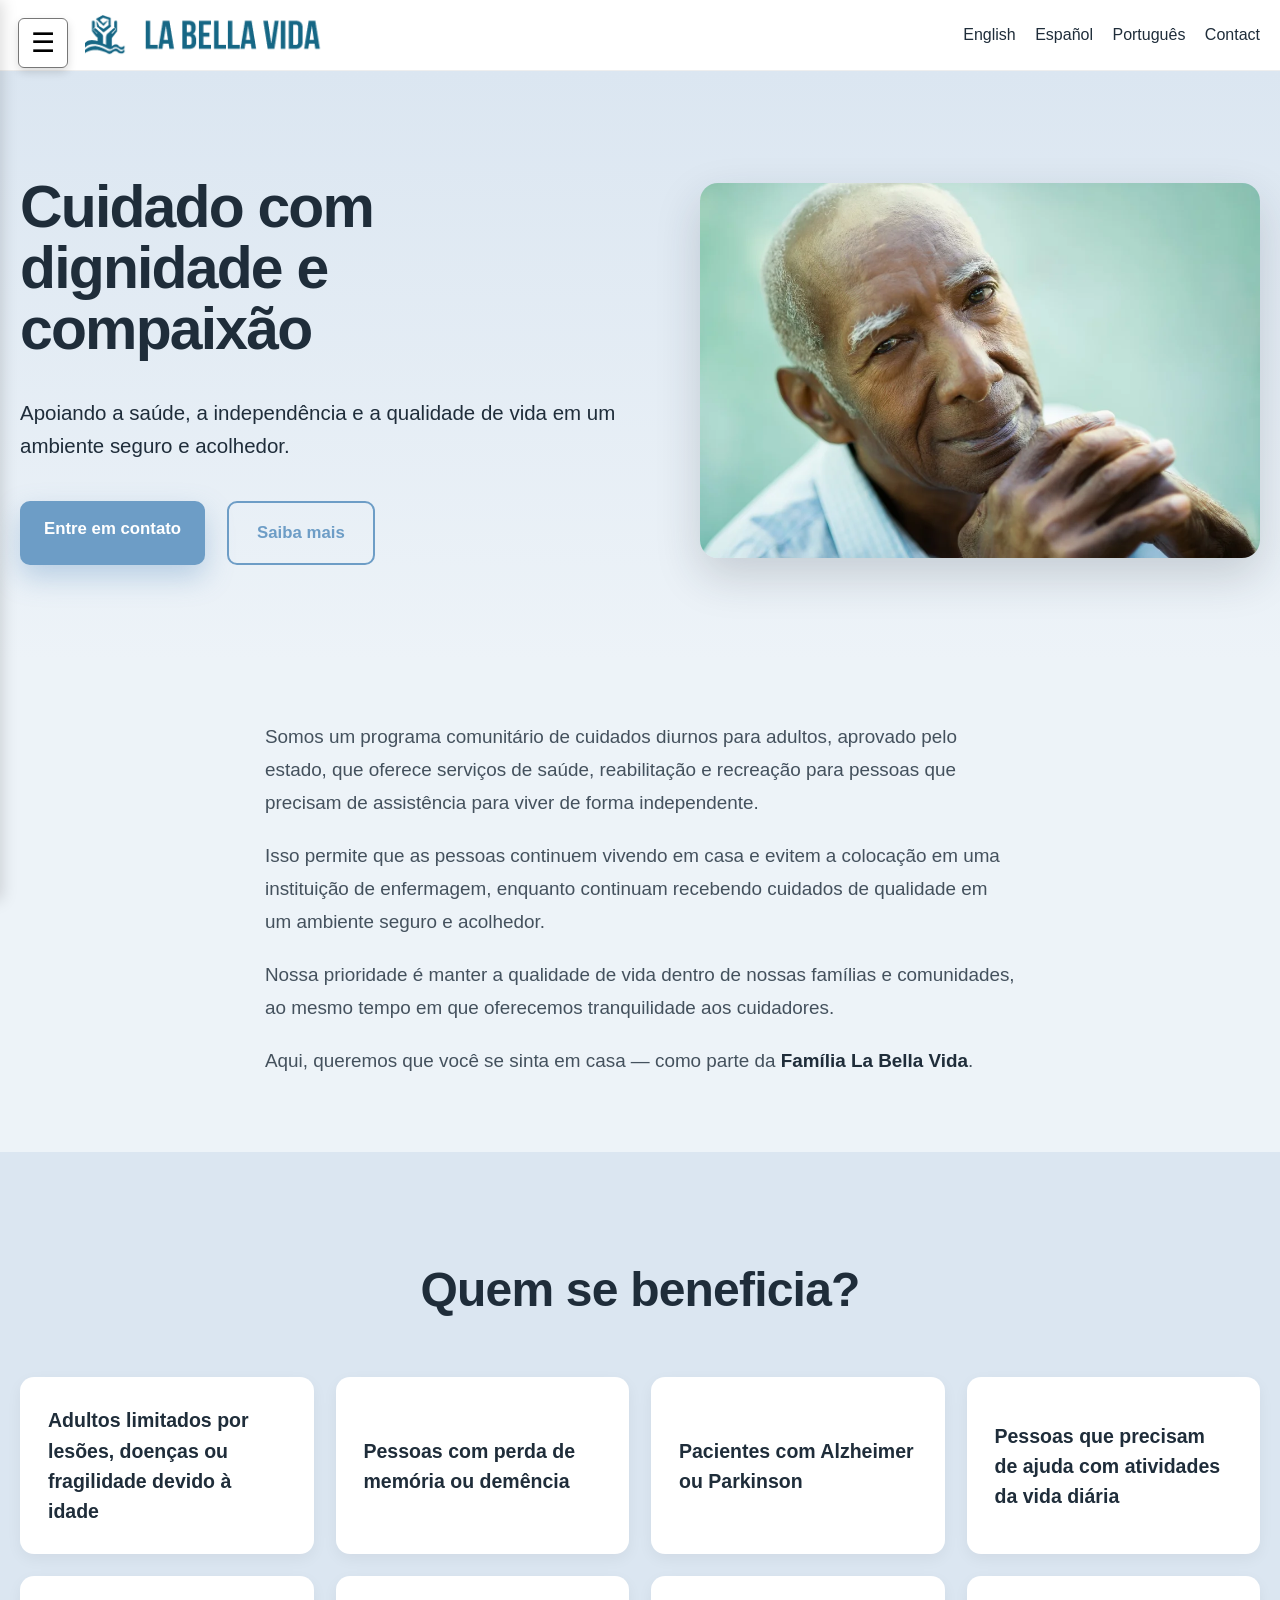
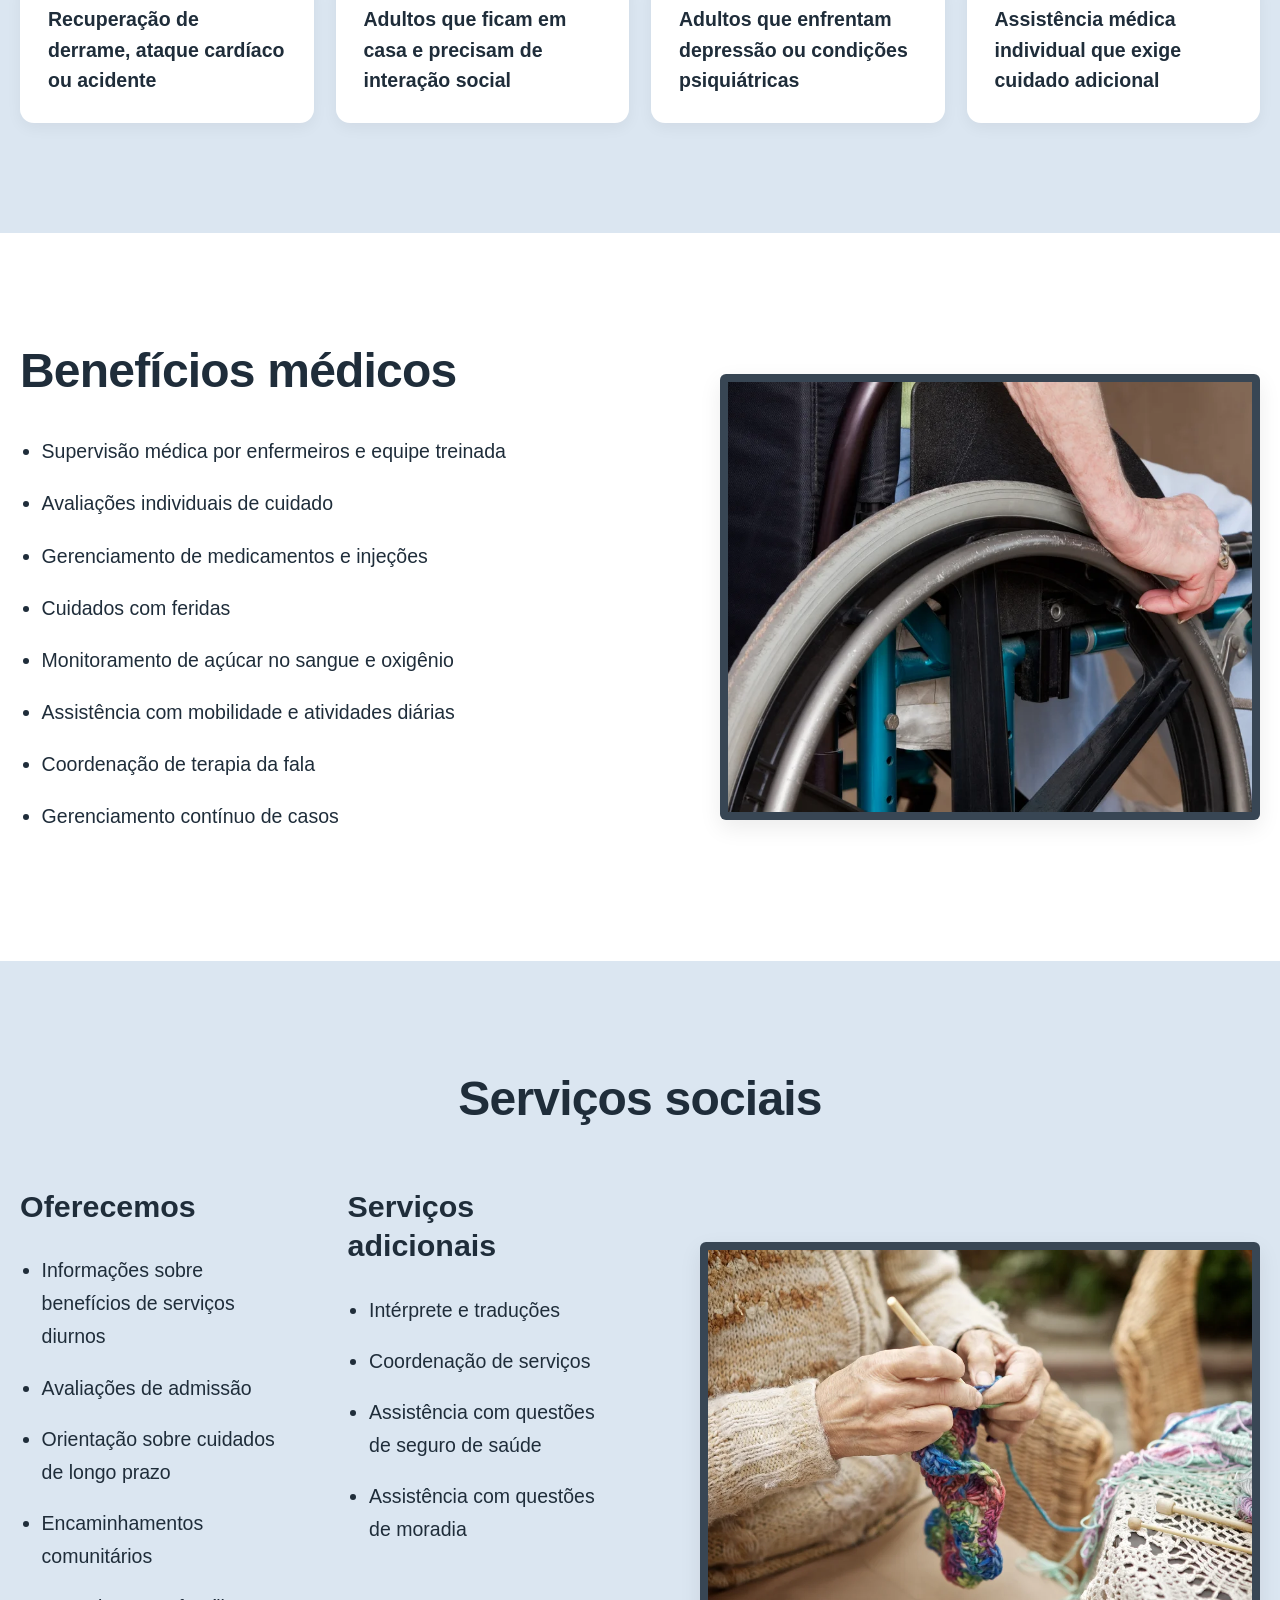
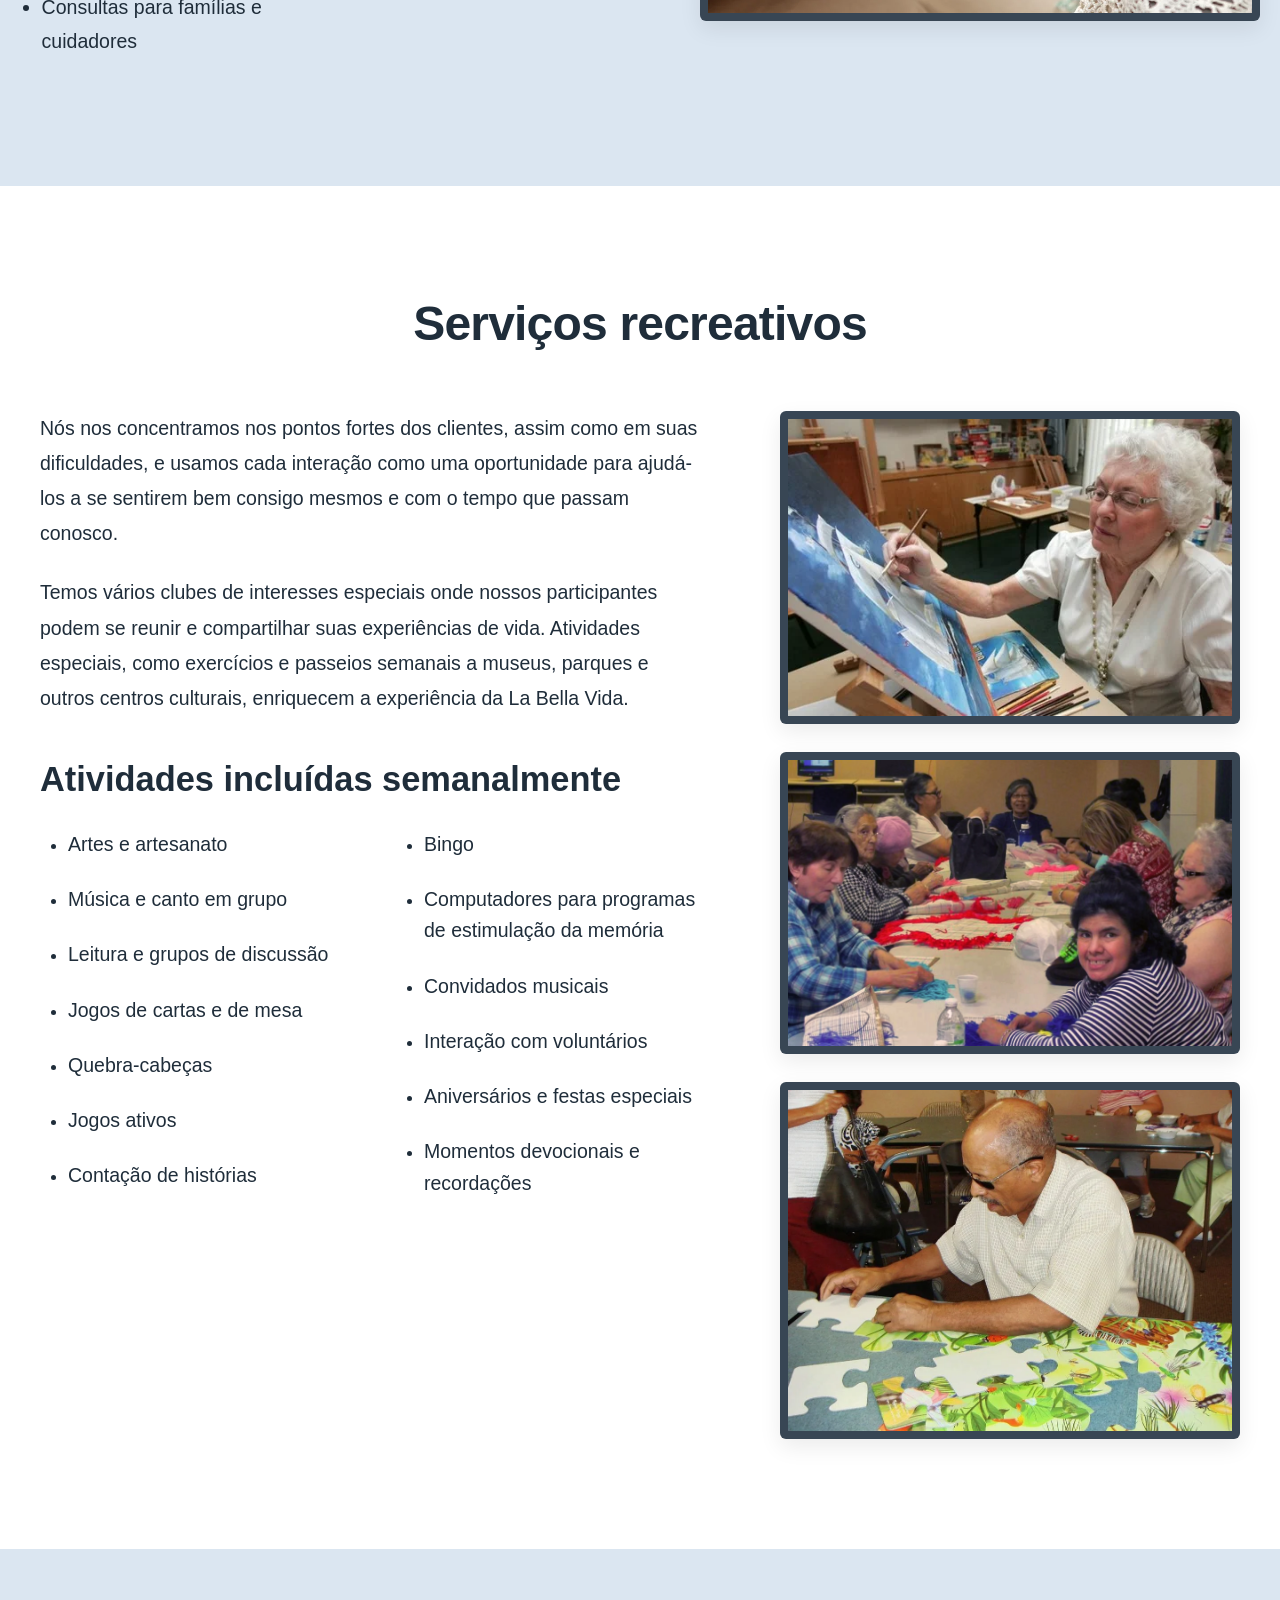
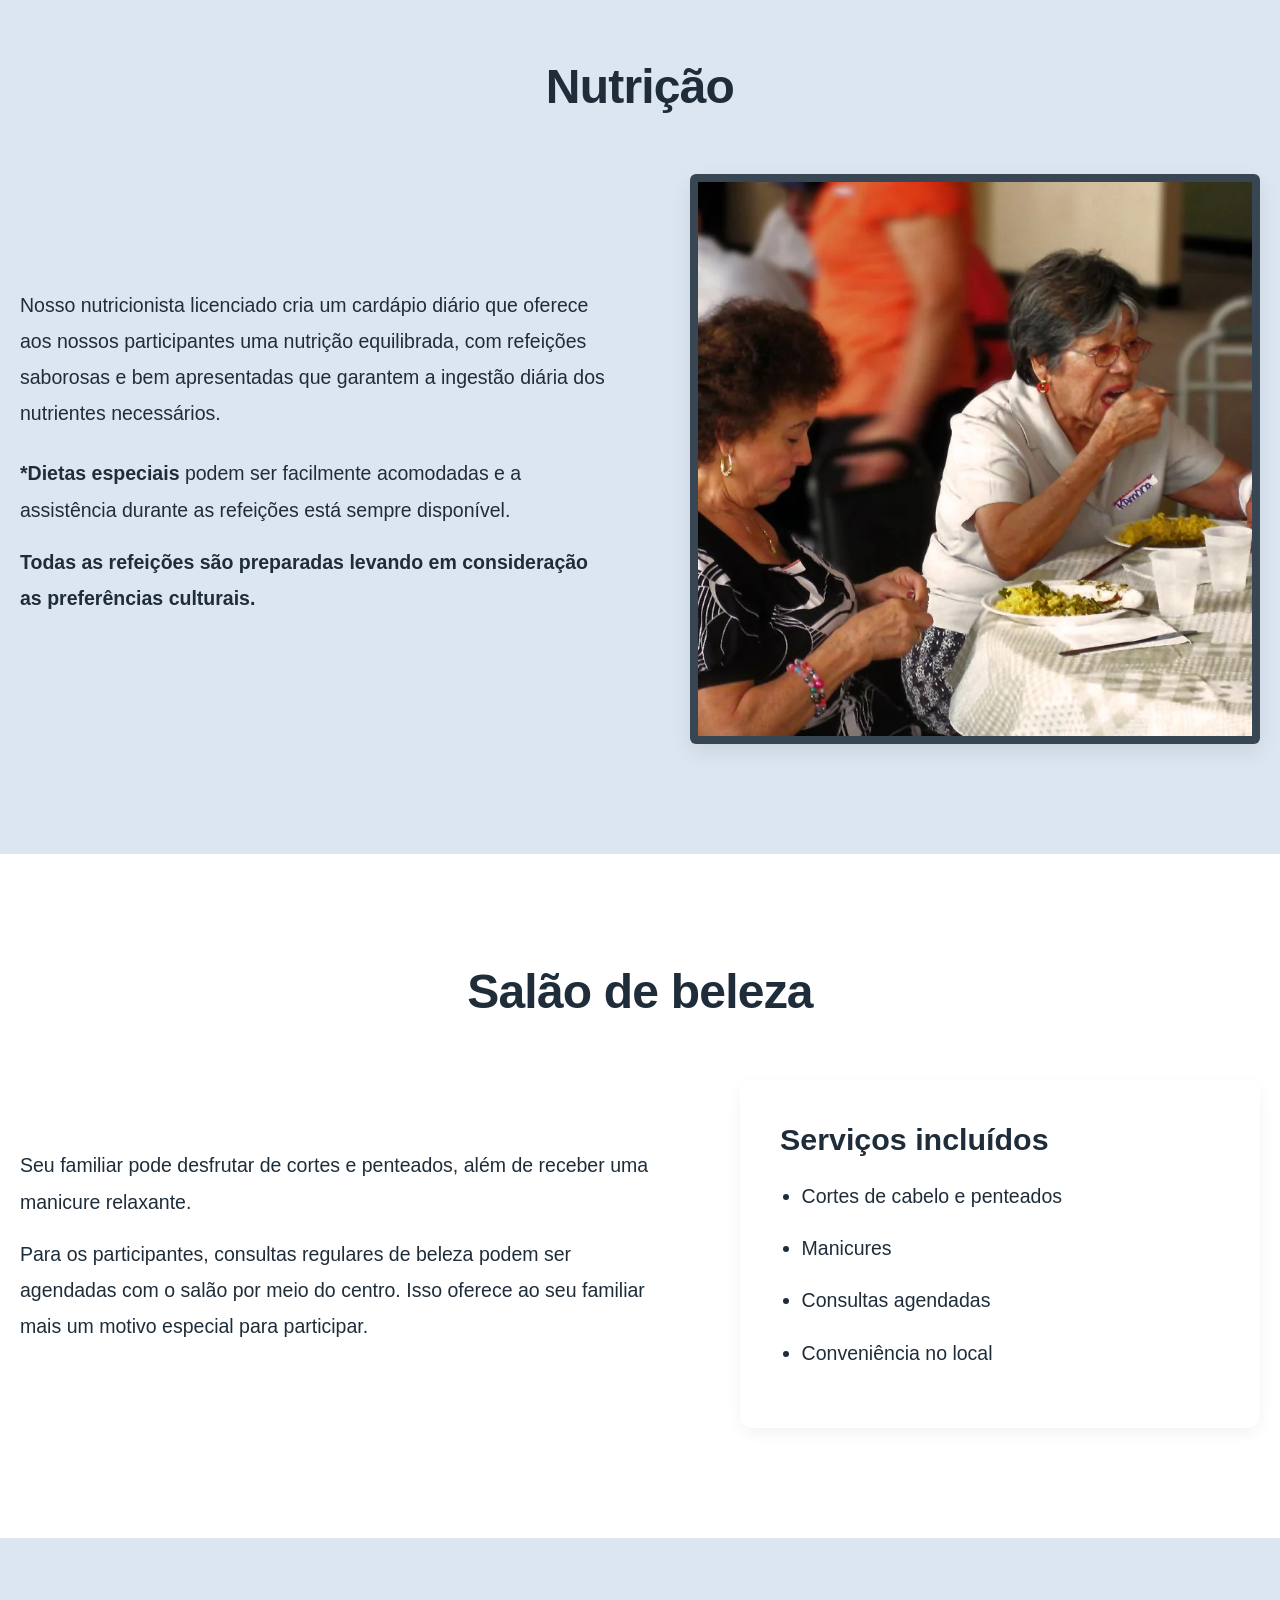
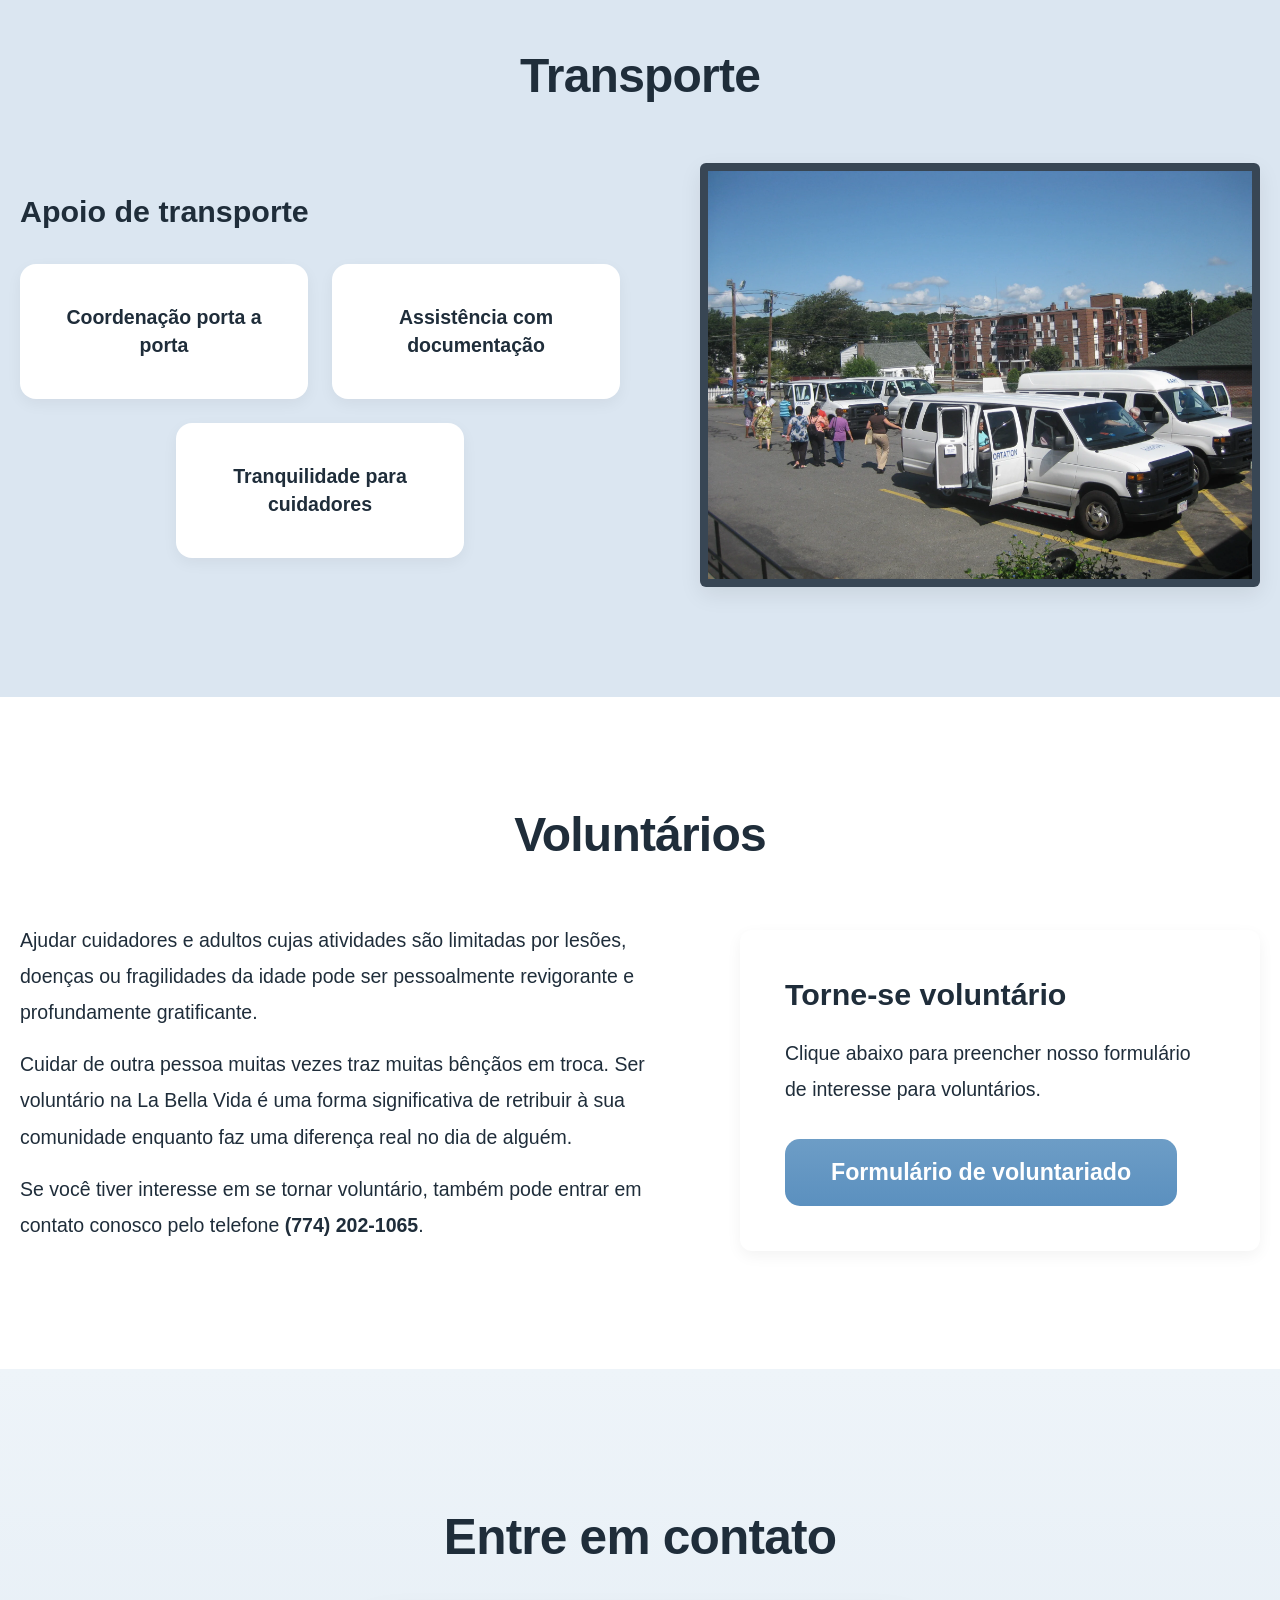
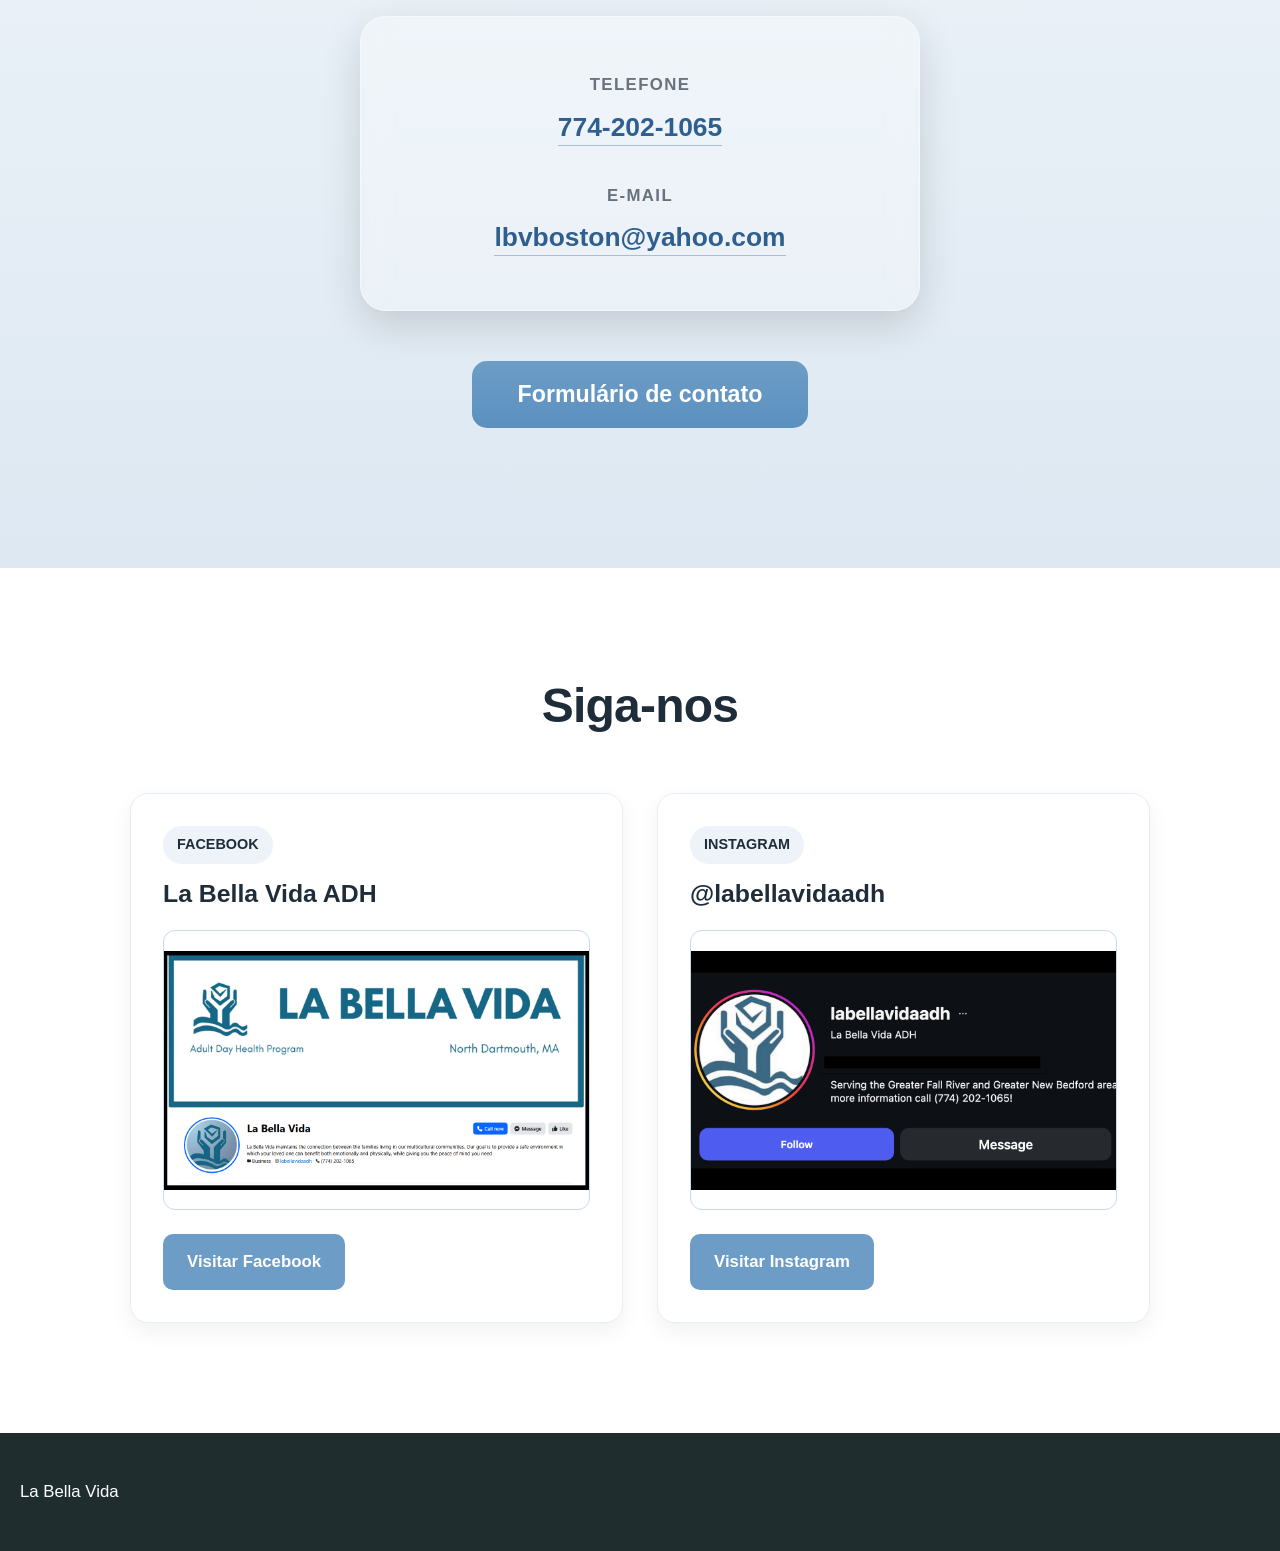
<file: portuguese.html>
<!DOCTYPE html>
<html lang="pt">
<head>
  <meta charset="UTF-8" />
  <meta name="viewport" content="width=device-width, initial-scale=1.0" />

  <title>La Bella Vida</title>

  <link rel="icon" type="image/png" href="images/logo-small.png">
  <link rel="apple-touch-icon" href="images/logo-small.png">

  <!-- Favicon -->
  <link rel="icon" type="image/png" sizes="32x32" href="images/favicon.png">
  <link rel="apple-touch-icon" href="images/favicon.png">

  <link rel="stylesheet" href="styles.css">
  <link rel="stylesheet" href="mobile.css">
  <script src="script.js"></script>
</head>

<body>

  <!-- Back to Top Button -->
  <button id="backToTop" aria-label="Voltar ao topo">↑</button>

  <!-- SIDEBAR -->
  <aside id="sidebar" class="sidebar">
    <button type="button" class="close-btn" onclick="toggleSidebar()">✕</button>

    <nav class="sidebar-nav">
      <a href="#benefits">Quem se beneficia</a>
      <a href="#medical">Benefícios médicos</a>
      <a href="#social">Serviços sociais</a>
      <a href="#recreation">Serviços recreativos</a>
      <a href="#nutrition">Nutrição</a>
      <a href="#beauty">Salão de beleza</a>
      <a href="#transportation">Transporte</a>
      <a href="#volunteers"><strong>Voluntários</strong></a>
      <a href="#program-contacts"><strong>Contato</strong></a>
      <a href="#social-media"><strong>Redes sociais</strong></a>
    </nav>
  </aside>

  <div id="overlay" class="overlay" onclick="toggleSidebar()"></div>

  <!-- HEADER -->
  <header class="header">
    <div class="container header-inner">
      <button type="button" class="menu-btn" onclick="toggleSidebar()" aria-label="Abrir menu">☰</button>

      <div class="logo">
        <a href="index.html" aria-label="Página inicial La Bella Vida">
          <img src="images/logo-web.png" alt="La Bella Vida" />
        </a>
      </div>

      <div class="top-links">
        <a href="english.html">English</a>
        <a href="espanol.html">Español</a>
        <a href="portuguese.html">Português</a>
        <a href="#program-contacts">Contact</a>
      </div>
    </div>
  </header>

  <!-- HERO -->
  <section class="hero">
    <div class="container hero-grid">
      <div class="hero-text">
        <h1>Cuidado com dignidade e compaixão</h1>

        <p class="hero-lead">
          Apoiando a saúde, a independência e a qualidade de vida em um ambiente seguro e acolhedor.
        </p>

        <div class="hero-actions">
          <a href="#program-contacts" class="btn primary hero-cta">Entre em contato</a>
          <a href="#benefits" class="btn secondary hero-cta-outline">Saiba mais</a>
        </div>
      </div>

      <div class="hero-image-wrap">
        <div class="hero-image-card small-hero">
          <img src="images/man02.png" alt="Programa La Bella Vida" />
        </div>
      </div>
    </div>
  </section>

  <!-- HERO DETAILS -->
  <section class="hero-details">
    <div class="container">
      <div class="hero-description">
        <p>
          Somos um programa comunitário de cuidados diurnos para adultos, aprovado pelo estado, que oferece
          serviços de saúde, reabilitação e recreação para pessoas que precisam de assistência
          para viver de forma independente.
        </p>

        <p>
          Isso permite que as pessoas continuem vivendo em casa e evitem a colocação em uma
          instituição de enfermagem, enquanto continuam recebendo cuidados de qualidade em um ambiente seguro e acolhedor.
        </p>

        <p>
          Nossa prioridade é manter a qualidade de vida dentro de nossas famílias e comunidades,
          ao mesmo tempo em que oferecemos tranquilidade aos cuidadores.
        </p>

        <p>
          Aqui, queremos que você se sinta em casa — como parte da
          <strong>Família La Bella Vida</strong>.
        </p>
      </div>
    </div>
  </section>

  <!-- WHO BENEFITS -->
  <section id="benefits" class="section cards-section">
    <div class="container">
      <h2 class="section-title">Quem se beneficia?</h2>

      <div class="card-grid">
        <div class="card">Adultos limitados por lesões, doenças ou fragilidade devido à idade</div>
        <div class="card">Pessoas com perda de memória ou demência</div>
        <div class="card">Pacientes com Alzheimer ou Parkinson</div>
        <div class="card">Pessoas que precisam de ajuda com atividades da vida diária</div>
        <div class="card">Recuperação de derrame, ataque cardíaco ou acidente</div>
        <div class="card">Adultos que ficam em casa e precisam de interação social</div>
        <div class="card">Adultos que enfrentam depressão ou condições psiquiátricas</div>
        <div class="card">Assistência médica individual que exige cuidado adicional</div>
      </div>
    </div>
  </section>

  <!-- MEDICAL BENEFITS -->
  <section id="medical" class="section split-section">
    <div class="container split">
      <div class="split-text">
        <h2>Benefícios médicos</h2>

        <ul class="checklist">
          <li>Supervisão médica por enfermeiros e equipe treinada</li>
          <li>Avaliações individuais de cuidado</li>
          <li>Gerenciamento de medicamentos e injeções</li>
          <li>Cuidados com feridas</li>
          <li>Monitoramento de açúcar no sangue e oxigênio</li>
          <li>Assistência com mobilidade e atividades diárias</li>
          <li>Coordenação de terapia da fala</li>
          <li>Gerenciamento contínuo de casos</li>
        </ul>
      </div>

      <div class="section-photo-card">
        <img src="images/wheelchair.png" alt="Apoio médico" />
      </div>
    </div>
  </section>

  <!-- SOCIAL -->
  <section id="social" class="section shaded image-section">
    <div class="container">
      <h2 class="section-title">Serviços sociais</h2>

      <div class="section-with-photo">
        <div class="section-text">
          <div class="two-col-text">
            <div>
              <h3>Oferecemos</h3>

              <ul>
                <li>Informações sobre benefícios de serviços diurnos</li>
                <li>Avaliações de admissão</li>
                <li>Orientação sobre cuidados de longo prazo</li>
                <li>Encaminhamentos comunitários</li>
                <li>Consultas para famílias e cuidadores</li>
              </ul>
            </div>

            <div>
              <h3>Serviços adicionais</h3>

              <ul>
                <li>Intérprete e traduções</li>
                <li>Coordenação de serviços</li>
                <li>Assistência com questões de seguro de saúde</li>
                <li>Assistência com questões de moradia</li>
              </ul>
            </div>
          </div>
        </div>

        <div class="section-photo-card">
          <img src="images/sewing.png" alt="Apoio de serviços sociais" />
        </div>
      </div>
    </div>
  </section>

  <!-- RECREATION -->
  <section id="recreation" class="recreation-alt image-section">
    <div class="container">
      <h2 class="section-title">Serviços recreativos</h2>

      <div class="section-with-photo recreation-layout">
        <div class="section-text recreation-text">
          <p class="recreation-intro">
            Nós nos concentramos nos pontos fortes dos clientes, assim como em suas dificuldades, e usamos cada
            interação como uma oportunidade para ajudá-los a se sentirem bem consigo mesmos e com
            o tempo que passam conosco.
          </p>

          <p>
            Temos vários clubes de interesses especiais onde nossos participantes podem se reunir e
            compartilhar suas experiências de vida. Atividades especiais, como exercícios e passeios semanais
            a museus, parques e outros centros culturais, enriquecem a experiência da La Bella Vida.
          </p>

          <div class="recreation-content">
            <h3>Atividades incluídas semanalmente</h3>

            <ul class="recreation-list two-column-list">
              <li>Artes e artesanato</li>
              <li>Música e canto em grupo</li>
              <li>Leitura e grupos de discussão</li>
              <li>Jogos de cartas e de mesa</li>
              <li>Quebra-cabeças</li>
              <li>Jogos ativos</li>
              <li>Contação de histórias</li>
              <li>Bingo</li>
              <li>Computadores para programas de estimulação da memória</li>
              <li>Convidados musicais</li>
              <li>Interação com voluntários</li>
              <li>Aniversários e festas especiais</li>
              <li>Momentos devocionais e recordações</li>
            </ul>
          </div>
        </div>

        <div class="photo-stack">
          <div class="section-photo-card small-photo">
            <img src="images/painting.png" alt="Atividade recreativa" />
          </div>

          <div class="section-photo-card small-photo">
            <img src="images/table.png" alt="Atividade em grupo" />
          </div>

          <div class="section-photo-card small-photo">
            <img src="images/puzzle.png" alt="Participantes aproveitando atividades" />
          </div>
        </div>
      </div>
    </div>
  </section>

  <!-- NUTRITION -->
  <section id="nutrition" class="section shaded nutrition image-section">
    <div class="container">
      <h2 class="section-title">Nutrição</h2>

      <div class="section-with-photo">
        <div class="section-text">
          <p class="recreation-intro">
            Nosso nutricionista licenciado cria um cardápio diário que oferece aos nossos participantes uma nutrição equilibrada,
            com refeições saborosas e bem apresentadas que garantem a ingestão diária dos nutrientes necessários.
          </p>

          <p>
            <strong>*Dietas especiais</strong> podem ser facilmente acomodadas e a assistência durante as refeições está sempre disponível.
          </p>

          <p>
            <strong>Todas as refeições são preparadas levando em consideração as preferências culturais.</strong>
          </p>
        </div>

        <div class="section-photo-card">
          <img src="images/nurtrition.png" alt="Nutrição na La Bella Vida" />
        </div>
      </div>
    </div>
  </section>

  <!-- BEAUTY SALON -->
  <section id="beauty" class="section">
    <div class="container">
      <h2 class="section-title">Salão de beleza</h2>

      <div class="split">
        <div>
          <p>
            Seu familiar pode desfrutar de cortes e penteados, além de
            receber uma manicure relaxante.
          </p>

          <p>
            Para os participantes, consultas regulares de beleza podem ser agendadas com
            o salão por meio do centro. Isso oferece ao seu familiar mais um motivo especial
            para participar.
          </p>
        </div>

        <div class="info-box">
          <h3>Serviços incluídos</h3>

          <ul class="checklist">
            <li>Cortes de cabelo e penteados</li>
            <li>Manicures</li>
            <li>Consultas agendadas</li>
            <li>Conveniência no local</li>
          </ul>
        </div>
      </div>
    </div>
  </section>

  <!-- TRANSPORTATION -->
  <section id="transportation" class="section shaded image-section">
    <div class="container">
      <h2 class="section-title">Transporte</h2>

      <div class="section-with-photo">
        <div class="transportation-content">
          <h3>Apoio de transporte</h3>

          <div class="transport-card-grid">
            <div class="transport-card">Coordenação porta a porta</div>
            <div class="transport-card">Assistência com documentação</div>
            <div class="transport-card">Tranquilidade para cuidadores</div>
          </div>
        </div>

        <div class="section-photo-card">
          <img src="images/transportation.png" alt="Apoio de transporte da La Bella Vida" />
        </div>
      </div>
    </div>
  </section>

  <!-- VOLUNTEERS -->
  <section id="volunteers" class="section">
    <div class="container">
      <h2 class="section-title">Voluntários</h2>

      <div class="split">
        <div>
          <p>
            Ajudar cuidadores e adultos cujas atividades são limitadas por lesões,
            doenças ou fragilidades da idade pode ser pessoalmente revigorante e
            profundamente gratificante.
          </p>

          <p>
            Cuidar de outra pessoa muitas vezes traz muitas bênçãos em troca.
            Ser voluntário na La Bella Vida é uma forma significativa de retribuir à sua
            comunidade enquanto faz uma diferença real no dia de alguém.
          </p>

          <p>
            Se você tiver interesse em se tornar voluntário, também pode entrar em contato conosco
            pelo telefone <strong>(774) 202-1065</strong>.
          </p>
        </div>

        <div class="info-box">
          <h3>Torne-se voluntário</h3>

          <p>Clique abaixo para preencher nosso formulário de interesse para voluntários.</p>

          <button type="button" class="contact-open-btn" onclick="openVolunteerModal()">
            Formulário de voluntariado
          </button>
        </div>
      </div>
    </div>
  </section>

  <!-- VOLUNTEER MODAL -->
  <div id="volunteerModal" class="contact-modal" aria-hidden="true">
    <div class="contact-modal-overlay" onclick="closeVolunteerModal()"></div>

    <div class="contact-modal-box">
      <button type="button" class="contact-modal-close" onclick="closeVolunteerModal()">✕</button>

      <h3>Seja voluntário conosco</h3>

      <form
        id="volunteerForm"
        action="https://formspree.io/f/xaqajnqg"
        method="POST"
        class="contact-form"
      >
        <label>
          Nome:
          <input type="text" name="name" required />
        </label>

        <label>
          E-mail:
          <input type="email" name="email" required />
        </label>

        <label>
          Número de telefone:
          <input type="tel" name="phone" required />
        </label>

        <label>
          Escola (opcional):
          <input type="text" name="school" />
        </label>

        <label>
          Mensagem (opcional):
          <textarea name="message"></textarea>
        </label>

        <input type="hidden" name="_subject" value="Envio do formulário de voluntariado" />

        <button type="submit" class="btn primary">
          Enviar
        </button>
      </form>

      <div id="volunteerSuccess" style="display: none; text-align: center; padding: 20px;">
        <h3>Obrigado!</h3>

        <p>Seu formulário de voluntariado foi enviado com sucesso.</p>

        <button type="button" class="btn primary" onclick="closeVolunteerModal()">
          Fechar
        </button>
      </div>
    </div>
  </div>

  <!-- CONTACTS -->
  <section id="program-contacts" class="contact-section section">
    <div class="container">
      <h2 class="section-title">Entre em contato</h2>

      <div class="contact-simple-card">
        <div class="contact-block">
          <strong>Telefone</strong>
          <p><a href="tel:7742021065">774-202-1065</a></p>
        </div>

        <div class="contact-block">
          <strong>E-mail</strong>
          <p><a href="mailto:lbvboston@yahoo.com">lbvboston@yahoo.com</a></p>
        </div>
      </div>

      <div class="contact-button-wrap">
        <button type="button" class="contact-open-btn" onclick="openContactModal()">
          Formulário de contato
        </button>
      </div>
    </div>
  </section>

  <!-- CONTACT MODAL -->
  <div id="contactModal" class="contact-modal" aria-hidden="true">
    <div class="contact-modal-overlay" onclick="closeContactModal()"></div>

    <div class="contact-modal-box">
      <button type="button" class="contact-modal-close" onclick="closeContactModal()">✕</button>

      <h3>Formulário de contato</h3>

      <form
        id="contactForm"
        action="https://formspree.io/f/xqegjnqq"
        method="POST"
        class="contact-form"
      >
        <label>
          Nome:
          <input type="text" name="name" required />
        </label>

        <label>
          Número de telefone:
          <input type="tel" name="phone" />
        </label>

        <label>
          E-mail:
          <input type="email" name="email" required />
        </label>

        <label>
          Motivo do contato:
          <textarea name="message" required></textarea>
        </label>

        <input type="hidden" name="_subject" value="Envio do formulário de contato" />

        <button type="submit" class="btn primary">
          Enviar mensagem
        </button>
      </form>

      <div id="contactSuccess" style="display: none; text-align: center; padding: 20px;">
        <h3>Obrigado!</h3>

        <p>Sua mensagem foi enviada com sucesso.</p>

        <button type="button" class="btn primary" onclick="closeContactModal()">
          Fechar
        </button>
      </div>
    </div>
  </div>

  <!-- SOCIAL MEDIA -->
  <section id="social-media" class="section">
    <div class="container">
      <h2 class="section-title">Siga-nos</h2>

      <div class="social-grid">
        <div class="social-card">
          <span class="social-label">Facebook</span>

          <h3>La Bella Vida ADH</h3>

          <a href="https://www.facebook.com/profile.php?id=61587575188019" target="_blank" rel="noopener noreferrer">
            <img src="images/facebook.png" alt="Facebook" />
          </a>

          <a
            href="https://www.facebook.com/profile.php?id=61587575188019"
            target="_blank"
            rel="noopener noreferrer"
            class="btn primary"
          >
            Visitar Facebook
          </a>
        </div>

        <div class="social-card">
          <span class="social-label">Instagram</span>

          <h3>@labellavidaadh</h3>

          <a href="https://www.instagram.com/labellavidaadh?utm_source=ig_web_button_share_sheet&amp;igsh=ZDNlZDc0MzIxNw==" target="_blank" rel="noopener noreferrer">
            <img src="images/instagram.png" alt="Instagram" />
          </a>

          <a
            href="https://www.instagram.com/labellavidaadh?utm_source=ig_web_button_share_sheet&amp;igsh=ZDNlZDc0MzIxNw=="
            target="_blank"
            rel="noopener noreferrer"
            class="btn primary"
          >
            Visitar Instagram
          </a>
        </div>
      </div>
    </div>
  </section>

  <footer class="footer">
    <div class="container">
      <p>La Bella Vida</p>
    </div>
  </footer>

  <script src="script.js"></script>
</body>
</html>
</file>
<file: styles.css>
/* =========================
   THEME / TOKENS
========================= */
:root {
  --blue-900: #5b90bf;
  --blue-800: #6d9dc6;
  --blue-700: #80a9cd;
  --blue-600: #92b5d4;
  --blue-500: #a4c2dc;
  --blue-200: #b6cee3;
  --blue-150: #c8daea;
  --blue-100: #dbe6f1;
  --blue-050: #edf3f8;

  --white: #ffffff;
  --text-dark: #1f2d3a;

  --primary: var(--blue-800);
  --primary-dark: var(--blue-900);
  --accent: var(--blue-100);
  --dark: var(--text-dark);
  --light: var(--blue-050);

  --container: 1320px;
  --radius: 12px;

  --shadow-sm: 0 5px 15px rgba(0, 0, 0, 0.05);
  --shadow-md: 0 8px 22px rgba(0, 0, 0, 0.08);
  --shadow-lg: 0 18px 50px rgba(0, 0, 0, 0.18);
}

/* =========================
   BASE RESET
========================= */
* {
  box-sizing: border-box;
}

html {
  scroll-behavior: smooth;
}

body {
  margin: 0;
  font-family: "Segoe UI", sans-serif;
  color: var(--dark);
  background-color: var(--white);
  line-height: 1.65;
}

body.modal-open {
  overflow: hidden;
}

img {
  display: block;
  max-width: 100%;
  height: auto;
}

button,
input,
textarea {
  font-family: inherit;
}

button {
  cursor: pointer;
}

a {
  transition:
    color 0.25s ease,
    background-color 0.25s ease,
    border-color 0.25s ease,
    transform 0.25s ease,
    box-shadow 0.25s ease;
}

.container {
  max-width: var(--container);
  margin: 0 auto;
  padding: 0 20px;
}

h1,
h2,
h3,
h4 {
  color: var(--dark);
}

p {
  margin: 0 0 16px;
  font-size: 1.18rem;
  line-height: 1.8;
}

ul {
  margin: 0;
  padding-left: 1.35rem;
}

li {
  margin-bottom: 14px;
  font-size: 1.18rem;
  line-height: 1.75;
}

/* =========================
   SECTIONS
========================= */
.section {
  padding: 110px 0;
}

.section-title {
  margin: 0 0 60px;
  text-align: center;
  font-size: 3rem;
  line-height: 1.15;
  font-weight: 800;
  letter-spacing: -0.8px;
}

/* =========================
   ALTERNATING SECTIONS
========================= */
.hero,
#benefits,
#social,
#nutrition,
#transportation {
  background-color: var(--accent);
}

.hero-details,
#medical,
#recreation,
#beauty,
#volunteers,
#social-media,
#program-contacts {
  background-color: var(--white);
}

/* =========================
   HEADER
========================= */
.header {
  background-color: var(--white);
  border-bottom: 1px solid #eeeeee;
}

.header-inner {
  display: flex;
  align-items: center;
  gap: 18px;
  height: 70px;
  padding-left: 85px;
}

.logo img {
  height: 42px;
}

.top-links {
  margin-left: auto;
}

.top-links a {
  margin-left: 15px;
  color: var(--dark);
  font-size: 1rem;
  text-decoration: none;
}

.top-links a:hover {
  color: var(--primary);
}

/* =========================
   MENU BUTTON
========================= */
.menu-btn {
  position: fixed;
  top: 18px;
  left: 18px;
  z-index: 1100;
  display: flex;
  align-items: center;
  justify-content: center;
  width: 50px;
  height: 50px;
  font-size: 27px;
  background-color: var(--white);
  border: 1px solid #777777;
  border-radius: 6px;
  box-shadow: 0 4px 10px rgba(0, 0, 0, 0.15);
}

.menu-btn:hover {
  background-color: var(--light);
}

/* =========================
   BUTTONS
========================= */
.btn.primary,
.btn.secondary,
.hero-cta-outline {
  display: inline-block;
  text-decoration: none;
  border-radius: 10px;
  transition: all 0.25s ease;
}

.btn.primary {
  padding: 14px 24px;
  border: 0;
  background-color: var(--primary);
  color: var(--white);
  font-size: 1.05rem;
  font-weight: 700;
}

.btn.primary:hover {
  filter: brightness(0.95);
  transform: translateY(-2px);
}

.btn.secondary,
.hero-cta-outline {
  padding: 16px 28px;
  border: 2px solid var(--primary);
  background-color: transparent;
  color: var(--primary);
  font-size: 1.05rem;
  font-weight: 700;
}

.btn.secondary:hover,
.hero-cta-outline:hover {
  background-color: var(--primary);
  color: var(--white);
  transform: translateY(-2px);
}

/* =========================
   HERO
========================= */
.hero {
  padding: 105px 0 95px;
  background-image: linear-gradient(180deg, var(--blue-100), var(--blue-050));
  overflow: hidden;
}

.hero-grid {
  display: grid;
  grid-template-columns: minmax(480px, 1fr) minmax(420px, 560px);
  align-items: center;
  gap: clamp(40px, 6vw, 90px);
}

.hero-text {
  max-width: 720px;
  min-width: 0;
}

.hero-text h1 {
  margin: 0 0 36px;
  font-size: clamp(3rem, 4.6vw, 5.15rem);
  line-height: 1.04;
  font-weight: 800;
  letter-spacing: -1.8px;
}

html[lang="es"] .hero-text h1 {
  font-size: clamp(2.8rem, 4.6vw, 4.65rem);
}

.hero-lead {
  max-width: 650px;
  margin: 0 0 38px;
  font-size: clamp(1.2rem, 1.6vw, 1.48rem);
  line-height: 1.65;
  font-weight: 500;
}

.hero-actions {
  display: flex;
  gap: 22px;
  flex-wrap: wrap;
}

.hero-cta,
.hero-cta-outline {
  padding: 24px 40px;
  font-size: 1.4rem;
  font-weight: 800;
  border-radius: 13px;
  white-space: normal;
}

.hero-cta {
  box-shadow: 0 12px 28px rgba(91, 144, 191, 0.35);
}

.hero-cta:hover,
.hero-cta-outline:hover {
  transform: translateY(-3px);
}

.hero-image-wrap {
  min-width: 0;
}

.small-hero img {
  width: 100%;
  max-width: 560px;
  border-radius: 18px;
  box-shadow: 0 18px 45px rgba(31, 45, 58, 0.18);
}

.hero + .hero-details {
  margin-top: 0;
}

/* Prevent bad hero wrapping on medium desktop widths */
@media (max-width: 1180px) {
  .hero-grid {
    grid-template-columns: minmax(0, 1fr) minmax(360px, 480px);
    gap: 45px;
  }

  .hero-text h1 {
    font-size: clamp(2.8rem, 5vw, 4.2rem);
  }

  html[lang="es"] .hero-text h1 {
    font-size: clamp(2.5rem, 4.7vw, 3.8rem);
  }

  .hero-lead {
    font-size: 1.25rem;
  }

  .hero-cta,
  .hero-cta-outline {
    padding: 20px 32px;
    font-size: 1.2rem;
  }

  .small-hero img {
    max-width: 480px;
  }
}

/* Stack hero before it gets crushed */
@media (max-width: 900px) {
  .hero-grid {
    grid-template-columns: 1fr;
    text-align: left;
  }

  .hero-text {
    max-width: 100%;
  }

  .hero-text h1 {
    max-width: 680px;
  }

  .hero-lead {
    max-width: 680px;
  }

  .hero-image-wrap {
    max-width: 620px;
  }

  .small-hero img {
    max-width: 100%;
  }
}

/* =========================
   HERO DETAILS
========================= */
.hero-details {
  padding: 60px 0 75px;
  background-color: var(--blue-050);
}

.hero-details .hero-description {
  max-width: 790px;
  margin: 0 auto;
  padding: 0 20px;
  text-align: left;
}

.hero-details .hero-description p {
  margin-bottom: 20px;
  color: rgba(31, 45, 58, 0.82);
  font-size: 1.18rem;
  line-height: 1.75;
}

.hero-details .hero-description strong {
  color: var(--dark);
}

.hero-details .hero-description p:last-child {
  margin-bottom: 0;
}

.hero-details .hero-actions.centered {
  justify-content: center;
  margin-top: 25px;
}

/* =========================
   CARDS / UTILITIES
========================= */
.cards-section {
  background-color: var(--light);
}

.card-grid {
  display: grid;
  grid-template-columns: repeat(auto-fit, minmax(240px, 1fr));
  gap: 22px;
}

#benefits .card-grid {
  grid-template-columns: repeat(4, 1fr);
}

.card {
  display: flex;
  align-items: center;
  min-height: 130px;
  padding: 28px;
  background-color: var(--white);
  border-radius: 14px;
  box-shadow: var(--shadow-sm);
  font-size: 1.22rem;
  line-height: 1.55;
  font-weight: 600;
}

.split {
  display: grid;
  grid-template-columns: minmax(0, 1fr) minmax(360px, 520px);
  gap: 70px;
  align-items: center;
}

.split-text h2 {
  margin: 0 0 36px;
  font-size: 3rem;
  line-height: 1.15;
  font-weight: 800;
  letter-spacing: -0.8px;
}

.split-image {
  overflow: hidden;
  border-radius: 8px;
  box-shadow: var(--shadow-md);
}

.split-image img {
  width: 100%;
  min-height: 360px;
  object-fit: cover;
}

.reverse {
  direction: rtl;
}

.reverse > * {
  direction: ltr;
}

.two-col-text {
  display: grid;
  grid-template-columns: 1fr 1fr;
  gap: 70px;
}

.two-col-text h3 {
  margin: 0 0 28px;
  font-size: 1.9rem;
  line-height: 1.3;
  font-weight: 800;
}

.two-col-text li {
  margin-bottom: 18px;
}

.checklist li {
  margin-bottom: 18px;
  font-size: 1.22rem;
  line-height: 1.75;
}

.info-box {
  padding: 40px;
  background-color: var(--white);
  border-radius: var(--radius);
  box-shadow: var(--shadow-sm);
}

.info-box h3 {
  margin: 0 0 20px;
  font-size: 1.9rem;
  line-height: 1.3;
}

.info-box p {
  font-size: 1.22rem;
  line-height: 1.8;
}

/* =========================
   MEDICAL SECTION
========================= */
#medical {
  background-color: var(--white);
}

#medical .split {
  grid-template-columns: minmax(0, 1fr) minmax(390px, 540px);
  gap: 80px;
  align-items: center;
}

#medical .split-text {
  min-width: 0;
}

#medical .split-text h2 {
  margin: 0 0 36px;
  font-size: 3rem;
  line-height: 1.15;
  font-weight: 800;
  letter-spacing: -0.8px;
}

#medical .checklist {
  max-width: 720px;
}

#medical .checklist li {
  margin-bottom: 18px;
  font-size: 1.22rem;
  line-height: 1.75;
}

#medical .section-photo-card {
  width: 100%;
  min-height: 430px;
}

#medical .section-photo-card img {
  width: 100%;
  height: 100%;
  min-height: 430px;
  object-fit: cover;
}

/* =========================
   SOCIAL SECTION WITH PHOTO
========================= */
#social .two-col-text {
  gap: 55px;
}

#social li {
  font-size: 1.22rem;
  line-height: 1.7;
}

/* =========================
   RECREATIONAL SECTION
========================= */
.recreation-alt {
  background-color: var(--white);
  padding: 110px 0;
}

.recreation-alt .container {
  max-width: 1320px;
  padding: 0 40px;
}

.recreation-alt .section-title {
  margin: 0 0 60px;
  font-size: 3rem;
  line-height: 1.15;
  font-weight: 800;
}

.recreation-intro,
.recreation-alt p {
  max-width: 760px;
}

.recreation-intro {
  margin: 0 0 24px;
  font-size: 1.22rem;
  line-height: 1.8;
}

.recreation-alt p {
  font-size: 1.22rem;
  line-height: 1.8;
}

.recreation-alt h3 {
  margin: 42px 0 28px;
  font-size: 2.15rem;
  line-height: 1.25;
  font-weight: 800;
}

.recreation-content {
  margin-top: 36px;
}

/* Recreation list spacing fix */
.recreation-list.two-column-list {
  display: block;
  columns: 2;
  column-gap: 80px;
  max-width: 980px;
  margin: 0 auto;
  padding-left: 28px;
}

.recreation-list.two-column-list li {
  break-inside: avoid;
  margin-bottom: 24px;
  font-size: 1.22rem;
  line-height: 1.6;
}

.recreation-list.two-column-list li::marker {
  font-size: 0.9em;
}

/* =========================
   IMAGE SECTIONS
========================= */
.image-section .section-title {
  margin-bottom: 60px;
}

.section-with-photo {
  display: grid;
  grid-template-columns: minmax(0, 1.25fr) minmax(390px, 560px);
  gap: 80px;
  align-items: center;
}

.section-text {
  min-width: 0;
}

.section-photo-card {
  width: 100%;
  min-height: 340px;
  overflow: hidden;
  background-color: var(--blue-150);
  border: 8px solid rgba(31, 45, 58, 0.85);
  border-radius: 6px;
  box-shadow: var(--shadow-md);
}

.section-photo-card img {
  width: 100%;
  height: 100%;
  min-height: 340px;
  object-fit: cover;
}

.photo-stack {
  display: flex;
  flex-direction: column;
  gap: 28px;
}

.photo-stack .small-photo {
  min-height: 230px;
}

.photo-stack .small-photo img {
  min-height: 230px;
}

.recreation-layout {
  grid-template-columns: minmax(0, 1.35fr) minmax(350px, 460px);
  align-items: start;
}

/* =========================
   NUTRITION SECTION
========================= */
#nutrition .section-with-photo {
  grid-template-columns: minmax(0, 1fr) minmax(430px, 570px);
}

#nutrition .section-text p {
  font-size: 1.22rem;
  line-height: 1.85;
}

#nutrition .section-photo-card {
  min-height: 360px;
}

#nutrition .section-photo-card img {
  min-height: 360px;
}

/* =========================
   TRANSPORTATION SECTION
========================= */
.transportation-content h3 {
  margin: 0 0 32px;
  font-size: 1.9rem;
  line-height: 1.3;
  font-weight: 800;
}

.transport-card-grid {
  display: grid;
  grid-template-columns: repeat(2, minmax(0, 1fr));
  gap: 24px;
}

.transport-card-grid .transport-card:nth-child(3) {
  grid-column: 1 / -1;
  justify-self: center;
  width: calc(50% - 12px);
}

.transport-card {
  min-height: 135px;
  display: flex;
  align-items: center;
  justify-content: center;
  padding: 28px;
  color: var(--dark);
  font-size: 1.22rem;
  line-height: 1.45;
  font-weight: 800;
  text-align: center;
  background-color: var(--white);
  border-radius: 16px;
  box-shadow: var(--shadow-sm);
  transition: transform 0.25s ease, box-shadow 0.25s ease;
}

.transport-card:hover {
  transform: translateY(-4px);
  box-shadow: var(--shadow-md);
}

/* =========================
   BEAUTY SECTION
========================= */
#beauty p {
  font-size: 1.22rem;
  line-height: 1.85;
}

#beauty li {
  font-size: 1.22rem;
}

/* =========================
   VOLUNTEERS SECTION
========================= */
#volunteers p {
  font-size: 1.22rem;
  line-height: 1.85;
}

#volunteers .info-box {
  padding: 45px;
}

#volunteers .contact-open-btn {
  margin-top: 16px;
}

/* =========================
   SIDEBAR
========================= */
.sidebar {
  position: fixed;
  top: 0;
  left: -280px;
  z-index: 1001;
  width: 280px;
  height: 100%;
  padding: 30px 20px;
  background-color: var(--white);
  box-shadow: 2px 0 15px rgba(0, 0, 0, 0.15);
  transition: left 0.3s ease;
}

.sidebar.open {
  left: 0;
}

.sidebar-nav {
  display: flex;
  flex-direction: column;
  margin-top: 40px;
}

.sidebar-nav a {
  padding: 14px 10px;
  font-size: 1.05rem;
  color: var(--dark);
  text-decoration: none;
  border-bottom: 1px solid #eeeeee;
}

.sidebar-nav a:hover {
  background-color: var(--accent);
}

.close-btn {
  background-color: transparent;
  border: 0;
  color: var(--dark);
  font-size: 1.5rem;
}

/* =========================
   PAGE OVERLAY
========================= */
.overlay {
  position: fixed;
  inset: 0;
  z-index: 1000;
  background-color: rgba(0, 0, 0, 0.4);
  opacity: 0;
  pointer-events: none;
  transition: opacity 0.3s ease;
}

.overlay.show {
  opacity: 1;
  pointer-events: auto;
}

/* =========================
   CONTACT SECTION
========================= */
.contact-section {
  background-image: linear-gradient(180deg, #eef4f9, #dde8f2);
  text-align: center;
  padding: 140px 0;
  min-height: 700px;
  display: flex;
  align-items: center;
}

.contact-section .container {
  width: 100%;
}

.contact-section .section-title {
  margin-bottom: 50px;
  font-size: 3.1rem;
  line-height: 1.15;
}

.contact-simple-card {
  width: 100%;
  max-width: 560px;
  margin: 0 auto;
  padding: 54px 44px;
  border: 1px solid rgba(255, 255, 255, 0.45);
  border-radius: 26px;
  background-color: rgba(255, 255, 255, 0.3);
  backdrop-filter: blur(14px);
  -webkit-backdrop-filter: blur(14px);
  box-shadow: 0 14px 40px rgba(0, 0, 0, 0.14);
}

.contact-simple-card .contact-block {
  margin: 0 0 36px;
}

.contact-simple-card .contact-block:last-child {
  margin-bottom: 0;
}

.contact-simple-card strong {
  display: block;
  margin-bottom: 10px;
  color: rgba(31, 45, 58, 0.65);
  font-size: 1.05rem;
  text-transform: uppercase;
  letter-spacing: 1.4px;
}

.contact-simple-card p {
  margin: 0;
  color: #1f2d3a;
  font-size: 1.65rem;
  line-height: 1.4;
  font-weight: 700;
}

.contact-simple-card a {
  color: #2f5f8f;
  text-decoration: none;
  border-bottom: 1px solid rgba(47, 95, 143, 0.35);
  padding-bottom: 3px;
}

.contact-simple-card a:hover {
  border-bottom-color: #2f5f8f;
}

.contact-button-wrap {
  margin-top: 50px;
}

.contact-open-btn {
  margin: 0;
  padding: 20px 46px;
  color: #ffffff;
  font-size: 1.45rem;
  font-weight: 800;
  border: 0;
  border-radius: 15px;
  background-image: linear-gradient(180deg, #6d9dc6, #5b90bf);
  transition: transform 0.3s ease, background-image 0.3s ease, box-shadow 0.3s ease;
}

.contact-open-btn:hover {
  transform: translateY(-4px);
  background-image: linear-gradient(180deg, #5b90bf, #4c7da7);
  box-shadow: 0 12px 30px rgba(0, 0, 0, 0.2);
}

/* =========================
   CONTACT MODAL
========================= */
.contact-modal {
  position: fixed;
  inset: 0;
  z-index: 9999;
  display: none;
}

.contact-modal.active {
  display: block;
}

.contact-modal-overlay {
  position: absolute;
  inset: 0;
  background-color: rgba(0, 0, 0, 0.45);
}

.contact-modal-box {
  position: relative;
  z-index: 2;
  width: 100%;
  max-width: 560px;
  margin: 60px auto 0;
  padding: 30px 26px 26px;
  background-color: var(--white);
  border-radius: 18px;
  box-shadow: var(--shadow-lg);
}

.contact-modal-box h3 {
  margin: 0 30px 20px 0;
  color: #1f3f77;
  font-size: 1.7rem;
  text-align: left;
}

.contact-modal-close {
  position: absolute;
  top: 14px;
  right: 14px;
  background-color: transparent;
  border: 0;
  color: #1f3f77;
  font-size: 1.3rem;
  line-height: 1;
}

.contact-form {
  display: flex;
  flex-direction: column;
  gap: 14px;
  text-align: left;
}

.contact-form label {
  color: #1f3f77;
  font-size: 1rem;
  font-weight: 700;
}

.contact-form input,
.contact-form textarea {
  width: 100%;
  padding: 13px 15px;
  border: 1px solid #d6dce8;
  border-radius: 10px;
  background-color: var(--white);
  color: var(--dark);
  font: inherit;
  font-size: 1rem;
}

.contact-form textarea {
  min-height: 125px;
  resize: vertical;
}

.contact-form input:focus,
.contact-form textarea:focus {
  outline: none;
  border-color: #1f3f77;
  box-shadow: 0 0 0 3px rgba(31, 63, 119, 0.12);
}

.contact-form .btn {
  align-self: flex-start;
  margin-top: 8px;
}

/* =========================
   SOCIAL MEDIA SECTION
========================= */
#social-media {
  background-color: var(--white) !important;
}

.social-grid {
  display: grid;
  grid-template-columns: repeat(2, minmax(0, 1fr));
  align-items: stretch;
  gap: 34px;
  max-width: 1020px;
  margin: 0 auto;
}

.social-card {
  display: flex;
  flex-direction: column;
  align-items: flex-start;
  height: 100%;
  padding: 32px;
  background-color: var(--white);
  border: 1px solid #e7edf4;
  border-radius: 18px;
  box-shadow: 0 8px 22px rgba(0, 0, 0, 0.06);
}

.social-label {
  display: inline-block;
  margin: 0 0 14px;
  padding: 7px 14px;
  font-size: 0.9rem;
  font-weight: 800;
  text-transform: uppercase;
  background-color: var(--blue-050);
  border-radius: 999px;
}

.social-card h3 {
  margin: 0 0 20px;
  font-size: 1.55rem;
  line-height: 1.3;
}

.social-card img {
  width: 100%;
  min-height: 280px;
  margin: 0 0 24px;
  object-fit: contain;
  background-color: var(--white);
  border: 1px solid var(--blue-150);
  border-radius: 12px;
}

.social-card .btn {
  align-self: flex-start;
  margin-top: auto;
}

/* =========================
   FOOTER
========================= */
.footer {
  padding: 44px 0;
  color: var(--white);
  background-color: #1f2d2f;
}

.footer p {
  margin: 0;
  color: var(--white);
  font-size: 1.05rem;
}

.footer-grid {
  display: flex;
  justify-content: space-between;
  gap: 20px;
}

/* =========================
   BACK TO TOP
========================= */
#backToTop {
  position: fixed;
  right: 24px;
  left: auto;
  bottom: 24px;
  z-index: 1100;
  display: flex;
  align-items: center;
  justify-content: center;
  width: 70px;
  height: 70px;
  font-size: 45px;
  font-weight: 600;
  color: var(--white);
  background-color: var(--primary);
  border: 0;
  border-radius: 50%;
  box-shadow: 0 6px 16px rgba(0, 0, 0, 0.2);
  cursor: pointer;
  opacity: 0;
  visibility: hidden;
  transition: all 0.3s ease;
}

#backToTop.show {
  opacity: 1;
  visibility: visible;
}

#backToTop:hover {
  background-color: var(--primary-dark);
  transform: translateY(-3px);
}
</file>
<file: mobile.css>
/* =========================
   RESPONSIVE / MOBILE
========================= */

/* =========================
   TABLET
========================= */
@media (max-width: 1180px) {
  .hero-grid {
    grid-template-columns: minmax(0, 1fr) minmax(360px, 480px);
    gap: 45px;
  }

  .hero-text h1 {
    font-size: clamp(2.8rem, 5vw, 4.2rem);
  }

  html[lang="es"] .hero-text h1 {
    font-size: clamp(2.5rem, 4.7vw, 3.8rem);
  }

  .hero-lead {
    font-size: 1.25rem;
  }

  .hero-cta,
  .hero-cta-outline {
    padding: 20px 32px;
    font-size: 1.2rem;
  }

  .small-hero img {
    max-width: 480px;
  }

  .section-with-photo {
    grid-template-columns: minmax(0, 1fr) minmax(340px, 460px);
    gap: 48px;
  }

  .recreation-layout {
    grid-template-columns: minmax(0, 1fr) minmax(320px, 420px);
  }
}

/* =========================
   SMALL TABLET
========================= */
@media (max-width: 980px) {
  .social-grid {
    grid-template-columns: 1fr;
    max-width: 680px;
  }

  .contact-card-row {
    gap: 20px;
  }

  .card-grid,
  #benefits .card-grid {
    grid-template-columns: repeat(2, 1fr);
  }

  .section-with-photo,
  #nutrition .section-with-photo,
  .recreation-layout {
    grid-template-columns: 1fr;
    gap: 42px;
  }

  .section-photo-card {
    max-width: 680px;
    margin: 0 auto;
  }

  .photo-stack {
    max-width: 680px;
    margin: 0 auto;
  }

  .transport-card-grid {
    max-width: 680px;
  }

  .transport-card-grid .transport-card:nth-child(3) {
  grid-column: auto;
  justify-self: stretch;
  width: 100%;
}
}

/* =========================
   STACK MAIN LAYOUTS
========================= */
@media (max-width: 900px) {
  .split,
  .two-col-text {
    grid-template-columns: 1fr;
  }

  .hero-grid {
    grid-template-columns: 1fr;
    text-align: left;
  }

  .hero-text {
    max-width: 100%;
  }

  .hero-text h1 {
    max-width: 680px;
    font-size: clamp(2.7rem, 8vw, 4rem);
  }

  html[lang="es"] .hero-text h1 {
    max-width: 680px;
    font-size: clamp(2.4rem, 7.5vw, 3.6rem);
  }

  .hero-lead {
    max-width: 680px;
  }

  .hero-image-wrap {
    max-width: 620px;
  }

  .small-hero img {
    max-width: 100%;
  }

  .section {
    padding: 78px 0;
  }

  .section-title {
    margin-bottom: 42px;
    font-size: 2.35rem;
  }

  .split-text h2 {
    font-size: 2.35rem;
  }

  .card-grid,
  #benefits .card-grid {
    grid-template-columns: repeat(2, 1fr);
  }

  .card {
    min-height: 120px;
    padding: 24px;
  }

  .info-box {
    padding: 32px 26px;
  }

  /* Medical Benefits mobile fix */
  #medical .split {
    grid-template-columns: 1fr;
    gap: 40px;
  }

  #medical .section-photo-card {
    max-width: 680px;
    min-height: 300px;
    margin: 0 auto;
  }

  #medical .section-photo-card img {
    min-height: 300px;
  }

  .recreation-alt {
    padding: 78px 0;
  }

  .recreation-alt .container {
    padding: 0 28px;
  }

  .recreation-alt .section-title {
    font-size: 2.35rem;
  }

  .recreation-list.two-column-list {
    columns: 1;
    max-width: 100%;
  }

  .section-photo-card,
  .section-photo-card img {
    min-height: 300px;
  }

  .photo-stack .small-photo,
  .photo-stack .small-photo img {
    min-height: 230px;
  }

  .contact-simple-card {
    max-width: 520px;
  }
}

/* =========================
   LARGE PHONE
========================= */
@media (max-width: 700px) {
  .container {
    padding: 0 18px;
  }

  .header-inner {
    height: 64px;
    padding-left: 72px;
  }

  .logo img {
    height: 34px;
  }

  .top-links {
    display: flex;
    align-items: center;
    gap: 10px;
  }

  .top-links a {
    margin-left: 0;
    font-size: 0.92rem;
  }

  .menu-btn {
    top: 14px;
    left: 14px;
    width: 44px;
    height: 44px;
    font-size: 22px;
  }

  .hero {
    padding: 64px 0 58px;
  }

  .hero-grid {
    gap: 34px;
  }

  .hero-text h1 {
    margin-bottom: 26px;
    font-size: clamp(2.5rem, 11vw, 3.4rem);
    letter-spacing: -1.2px;
  }

  html[lang="es"] .hero-text h1 {
    font-size: clamp(2.25rem, 10vw, 3.1rem);
  }

  .hero-lead {
    margin-bottom: 28px;
    font-size: 1.18rem;
    line-height: 1.6;
  }

  .hero-actions {
    display: flex;
    flex-direction: column;
    align-items: flex-start;
    gap: 14px;
  }

  .hero-cta,
  .hero-cta-outline,
  .btn.secondary {
    width: 100%;
    max-width: 300px;
    padding: 16px 22px;
    font-size: 1.05rem;
    text-align: center;
  }

  .small-hero img {
    max-width: 100%;
  }

  .hero-details {
    padding: 48px 0 58px;
  }

  .hero-details .hero-description {
    padding: 0;
  }

  .hero-details .hero-description p {
    font-size: 1.08rem;
    line-height: 1.7;
  }

  .section {
    padding: 66px 0;
  }

  .section-title {
    margin-bottom: 34px;
    font-size: 2rem;
  }

  .split {
    gap: 32px;
  }

  .split-text h2 {
    margin-bottom: 24px;
    font-size: 2rem;
  }

  .two-col-text {
    gap: 32px;
  }

  .two-col-text h3,
  .section h3,
  .recreation-alt h3,
  .transportation-content h3,
  .info-box h3 {
    font-size: 1.55rem;
  }

  p,
  .section p,
  .recreation-alt p,
  #nutrition .section-text p,
  #beauty p,
  #volunteers p {
    font-size: 1.08rem;
    line-height: 1.7;
  }

  li,
  .section li,
  .recreation-alt li,
  .checklist li,
  .two-column-list li,
  .recreation-list.two-column-list li {
    font-size: 1.08rem;
    line-height: 1.65;
    margin-bottom: 12px;
  }

  .card-grid,
  #benefits .card-grid {
    grid-template-columns: 1fr;
  }

  .card {
    min-height: auto;
    padding: 22px;
    font-size: 1.08rem;
  }

  .info-box {
    padding: 28px 22px;
  }

  /* Medical Benefits phone fix */
  #medical .section-photo-card,
  #medical .section-photo-card img {
    min-height: 240px;
  }

  #medical .checklist li {
    font-size: 1.08rem;
    line-height: 1.65;
  }

  .recreation-alt {
    padding: 66px 0;
  }

  .recreation-alt .container {
    padding: 0 22px;
  }

  .recreation-alt .section-title {
    font-size: 2rem;
  }

  .recreation-content {
    margin-top: 28px;
  }

  .recreation-list.two-column-list {
    padding-left: 22px;
  }

  .section-with-photo,
  #nutrition .section-with-photo,
  .recreation-layout {
    gap: 34px;
  }

  .section-photo-card,
  .section-photo-card img,
  #nutrition .section-photo-card,
  #nutrition .section-photo-card img {
    min-height: 240px;
  }

  .photo-stack {
    gap: 20px;
  }

  .photo-stack .small-photo,
  .photo-stack .small-photo img {
    min-height: 200px;
  }

  .transport-card-grid {
    grid-template-columns: 1fr;
    gap: 16px;
  }

  .transport-card {
    min-height: 100px;
    padding: 22px;
    font-size: 1.08rem;
  }

  .contact-section {
    min-height: auto;
    padding: 80px 0;
  }

  .contact-section .section-title {
    margin-bottom: 36px;
    font-size: 2.15rem;
  }

  .contact-simple-card {
    max-width: 100%;
    padding: 36px 24px;
    border-radius: 22px;
  }

  .contact-simple-card .contact-block {
    margin-bottom: 28px;
  }

  .contact-simple-card strong {
    font-size: 0.95rem;
  }

  .contact-simple-card p {
    font-size: 1.25rem;
  }

  .contact-button-wrap {
    margin-top: 36px;
  }

  .contact-open-btn {
    width: 100%;
    max-width: 300px;
    padding: 16px 20px;
    font-size: 1.1rem;
  }

  .contact-modal-box {
    max-width: calc(100% - 24px);
    margin-top: 24px;
    padding: 22px 18px 20px;
  }

  .contact-modal-box h3 {
    margin: 0 28px 16px 0;
    font-size: 1.35rem;
  }

  .contact-form {
    gap: 10px;
  }

  .contact-form input,
  .contact-form textarea {
    padding: 11px 12px;
    font-size: 0.98rem;
  }

  .social-grid {
    gap: 24px;
  }

  .social-card {
    padding: 22px;
  }

  .social-card h3 {
    font-size: 1.25rem;
  }

  .social-card img {
    min-height: 180px;
  }

  .footer {
    padding: 28px 0;
    text-align: center;
  }

  #backToTop {
    right: 16px;
    left: auto;
    bottom: 16px;
    width: 56px;
    height: 56px;
    font-size: 26px;
  }
}

/* =========================
   SMALL PHONE
========================= */
@media (max-width: 520px) {
  .container {
    padding: 0 14px;
  }

  .header-inner {
    gap: 10px;
    padding-left: 62px;
  }

  .top-links {
    gap: 8px;
  }

  .top-links a {
    font-size: 0.82rem;
  }

  .hero {
    padding: 54px 0 48px;
  }

  .hero-text h1 {
    font-size: clamp(2.15rem, 12vw, 2.8rem);
  }

  html[lang="es"] .hero-text h1 {
    font-size: clamp(2rem, 10.5vw, 2.55rem);
  }

  .hero-lead {
    font-size: 1.03rem;
  }

  .hero-cta,
  .hero-cta-outline {
    max-width: 260px;
  }

  .section-title {
    font-size: 1.8rem;
  }

  .split-text h2 {
    font-size: 1.8rem;
  }

  .card {
    padding: 20px;
  }

  .info-box {
    padding: 24px 18px;
  }

  .section-photo-card,
  .section-photo-card img,
  #medical .section-photo-card,
  #medical .section-photo-card img,
  #nutrition .section-photo-card,
  #nutrition .section-photo-card img {
    min-height: 210px;
  }

  .photo-stack .small-photo,
  .photo-stack .small-photo img {
    min-height: 180px;
  }

  .contact-simple-card {
    padding: 32px 20px;
  }

  .contact-simple-card p {
    font-size: 1.12rem;
  }

  .contact-open-btn {
    max-width: 260px;
    font-size: 1rem;
  }

  .social-card h3 {
    font-size: 1.1rem;
  }

  #backToTop {
    right: 14px;
    bottom: 14px;
    width: 54px;
    height: 54px;
    font-size: 26px;
  }
}

/* =========================
   EXTRA SMALL PHONE
========================= */
@media (max-width: 390px) {
  .top-links a {
    font-size: 0.76rem;
  }

  .hero-text h1 {
    font-size: 2rem;
  }

  html[lang="es"] .hero-text h1 {
    font-size: 1.9rem;
  }

  .hero-lead {
    font-size: 0.98rem;
  }

  .hero-cta,
  .hero-cta-outline {
    max-width: 240px;
    padding: 14px 18px;
  }

  .section-title {
    font-size: 1.65rem;
  }

  .split-text h2 {
    font-size: 1.65rem;
  }
}

@media (max-width: 768px) {
  .hero-logo,
  .banner-logo,
  .logo-banner img {
    max-width: 180px;
    width: 45%;
    height: auto;
    object-fit: contain;
  }
}

@media (max-width: 700px) {
  .header-inner {
    height: auto;
    min-height: 70px;
    padding: 12px 14px 12px 72px;
    flex-wrap: wrap;
    gap: 10px;
  }

  .logo img {
    height: 34px;
  }

  .top-links {
    width: 100%;
    margin-left: 0;
    display: flex;
    justify-content: flex-start;
    gap: 14px;
    flex-wrap: wrap;
  }

  .top-links a {
    margin-left: 0;
    font-size: 0.9rem;
  }
}
</file>
